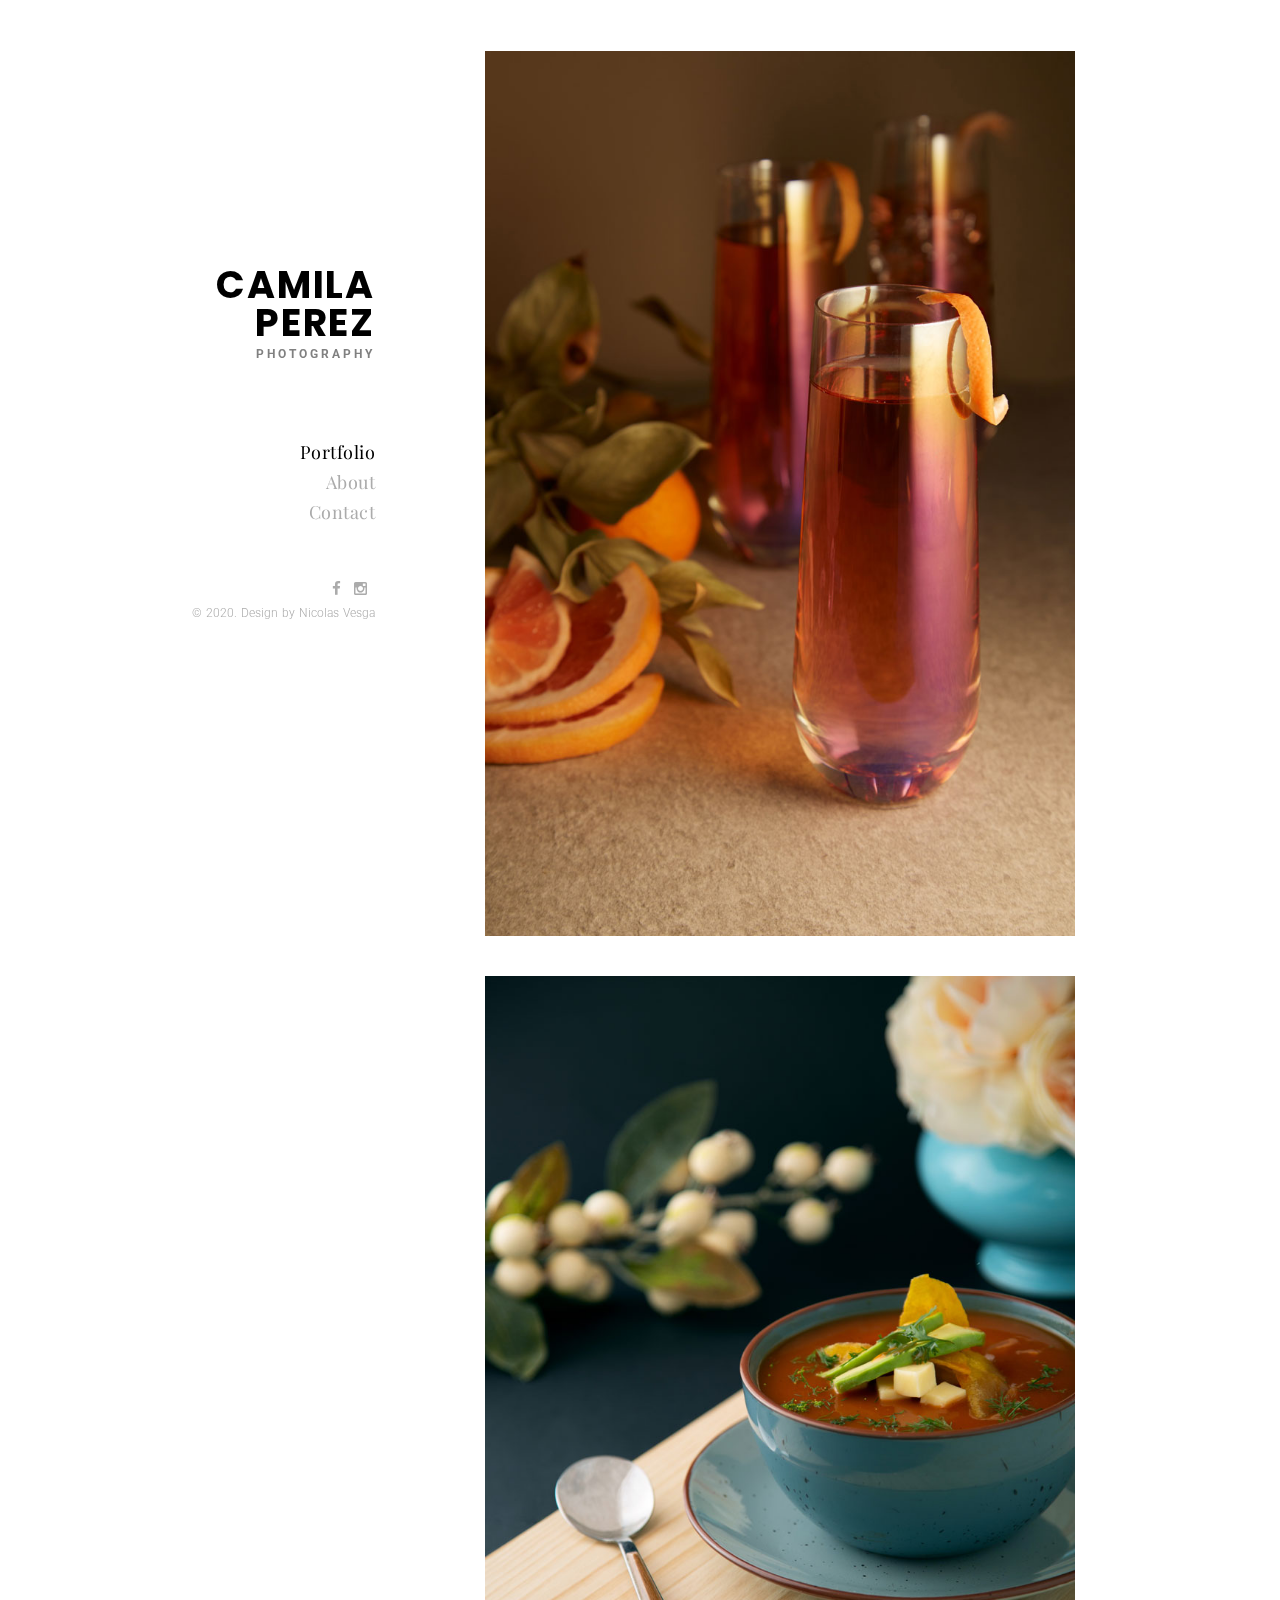
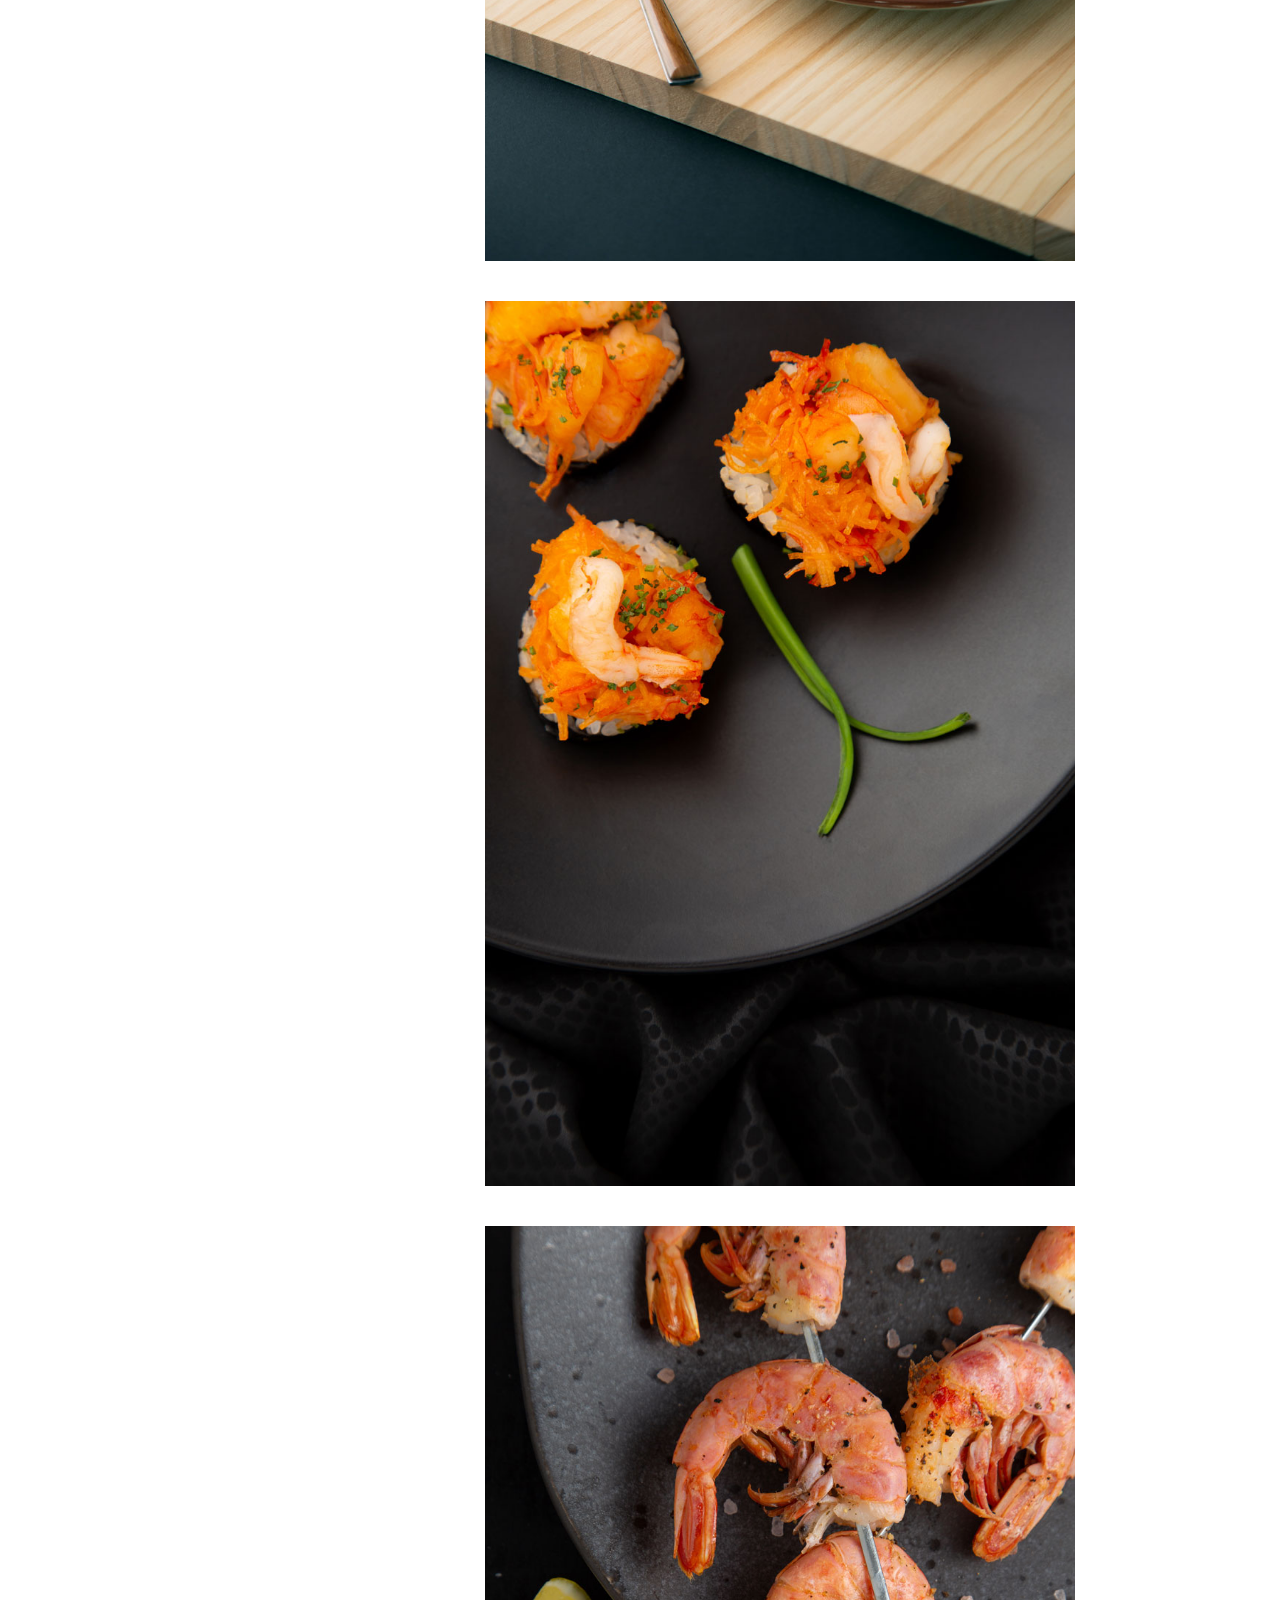
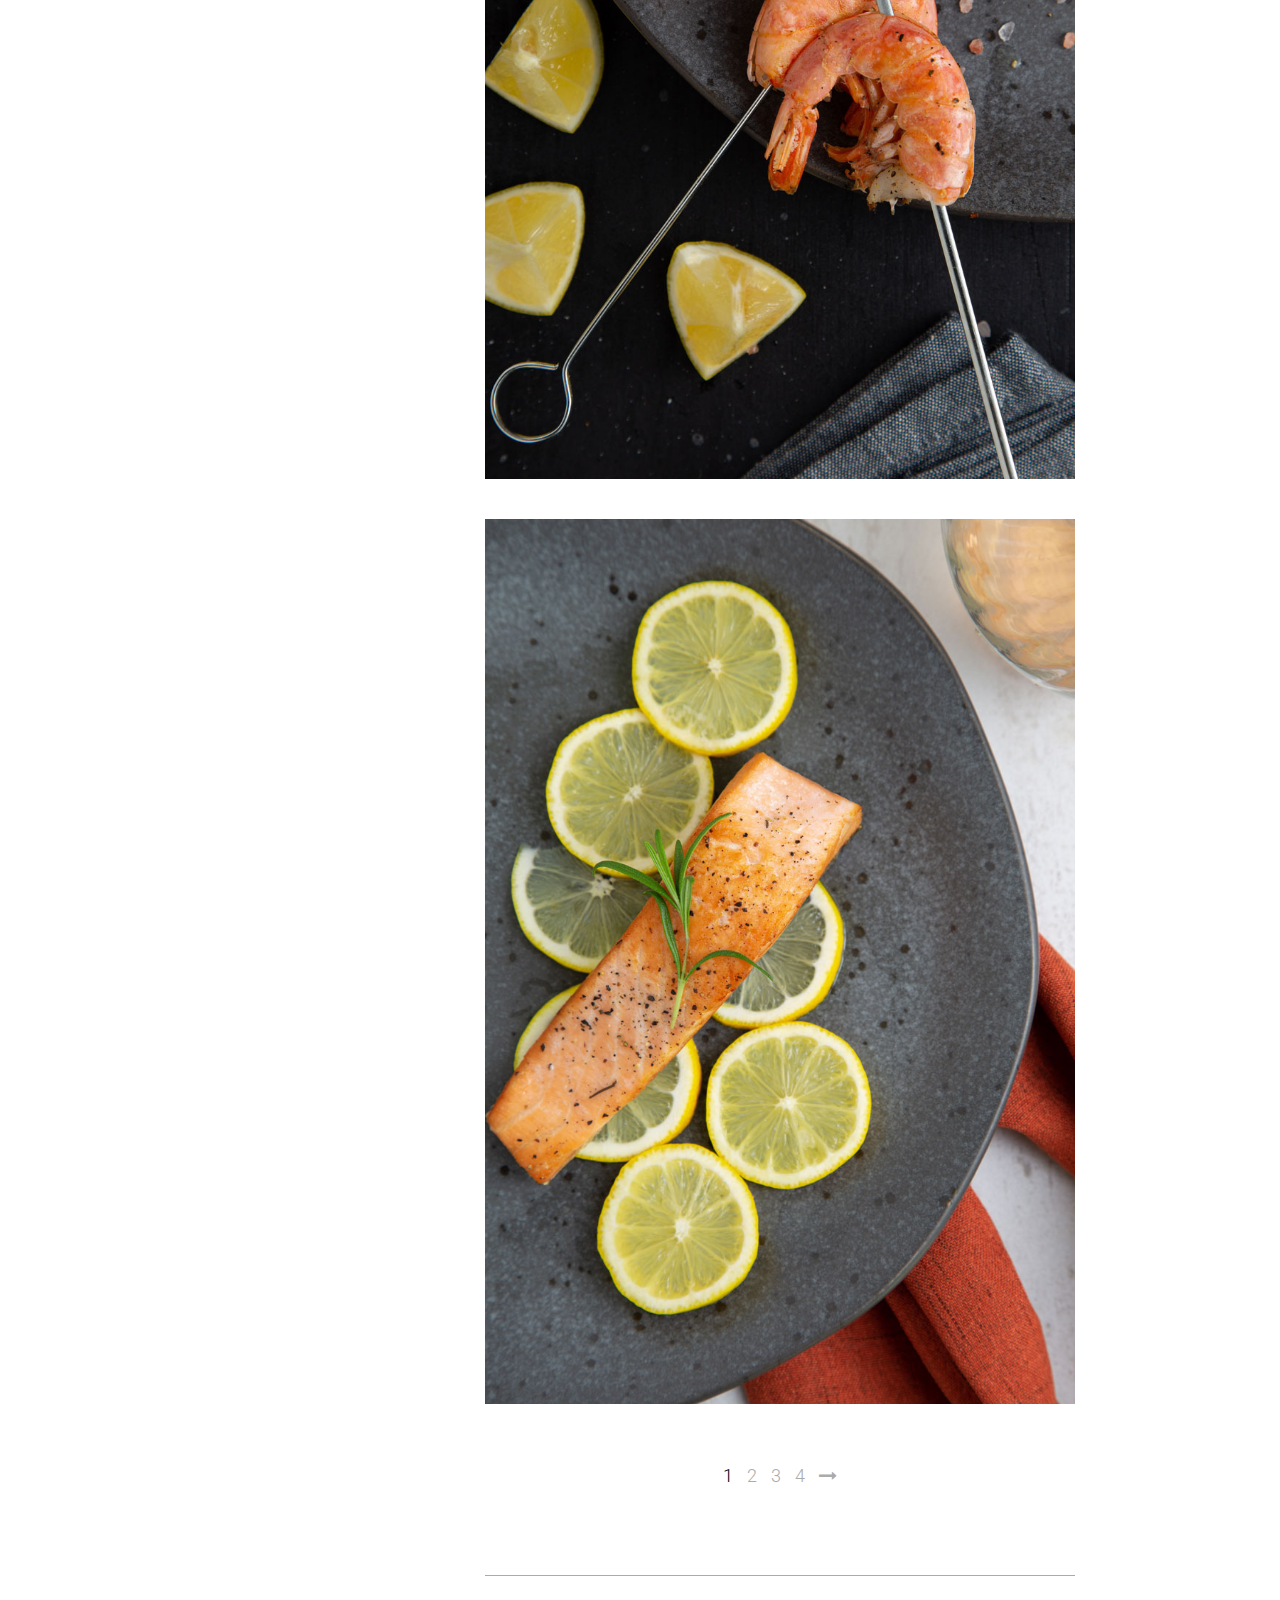
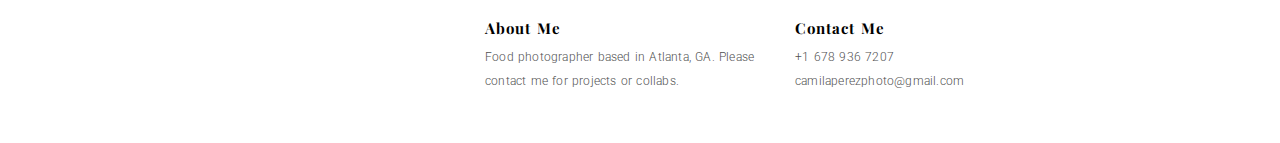
<file: index.html>
<!DOCTYPE html>
<html lang="en">

<head>
    
    <meta charset="UTF-8">
    
    <title>Camila Perez Photography</title>
    
    <meta name="description" content="Food photographer based in Atlanta, GA. Please contact me for projects or collabs.">
    
    <meta name="viewport" content="width=device-width, initial-scale=1">
    <meta name="format-detection" content="telephone=no">
    <meta name="apple-mobile-web-app-capable" content="yes">

    <link href="https://fonts.googleapis.com/css?family=Playfair+Display:400,700|Poppins:700|Roboto:300,700" rel="stylesheet">

    <link rel="stylesheet" type="text/css" href="css/libs/font-awesome.min.css">
    <link rel="stylesheet" type="text/css" href="css/libs/bootstrap.min.css">
    <link rel="stylesheet" type="text/css" href="css/libs/justifiedGallery.min.css">
    <link rel="stylesheet" type="text/css" href="css/libs/magnific-popup.css">
    <link rel="stylesheet" type="text/css" href="css/styles.css">

    <link rel="icon" type="image/x-icon" href="images/favicon.png" />
    
    <!-- Google Analytics -->
    <script async src="https://www.googletagmanager.com/gtag/js?id=UA-176732032-1"></script>
    <script>
        window.dataLayer = window.dataLayer || [];
        function gtag(){dataLayer.push(arguments);}
        gtag('js', new Date());

        gtag('config', 'UA-176732032-1');
    </script>

</head>

<body class="home">

	<!-- Wrapper Site -->
	<div id="main-content">

		<!-- Preload -->
		<div id="preload">
			<div class="kd-bounce">
				<div></div>
				<div></div>
			</div>
		</div>
		<!-- Preload -->

		<!-- Mobile Menu -->
		<div class="mobile">
			<div class="container">
				<!-- Mobile -->
				<div class="menu-mobile">
					<span class="item item-1"></span>
					<span class="item item-2"></span>
					<span class="item item-3"></span>
				</div>
				<!-- End Mobile -->

				<!-- Logo -->
				<div class="logo">
					<a href="index.html">Camila Perez</a>
                    <p class="subtitle">photography</p>
				</div>
				<!-- End Logo -->
			</div>
		</div>
		<div class="hide-menu"></div>
		<!-- End Mobile Menu -->

		<div class="container">
			<div class="row">

				<div class="col-md-3">
					<div class="header affix">
						<div class="table">
							<div class="table-cell">
								<!-- Logo -->
								<div class="logo">
									<a href="index.html">Camila Perez</a>
                                    <p class="subtitle">photography</p>
								</div>
								<!-- End Logo -->

								<!-- Navigation -->
								<div class="main-menu">
									<nav>
										<ul class="menu-list">
											<li class="active menu-item-has-children">
												<a href="index.html">Portfolio</a>
											</li>
                                            <li>
												<a href="about.html">About</a>
											</li>
											<li>
												<a href="contact.html">Contact</a>
											</li>
										</ul>
									</nav>
								</div>
								<!-- End Navigation -->

								<!-- Socials -->
								<div class="socials">
									<a href="https://www.facebook.com/camilaperezphoto/" target="_blank" title="Facebook">
										<i class="fa fa-facebook"></i>
									</a>
                                    <a href="https://www.instagram.com/camilaperezphoto/" target="_blank" title="Instagram">
										<i class="fa fa-instagram"></i>
									</a>
								</div>
								<div class="box-search">
									<div class="table">
										<div class="table-cell">
											<div class="container">
												<form class="search-form" action="#" method="get">
													<input type="search" name="s" class="search-field" placeholder="Type &amp; hit enter" value="" title="Search">
													<div class="kd-close">
													</div>
												</form>
											</div>
										</div>
									</div>
								</div>
								<!-- End Socials -->

								<div class="copyright">
									<p>
										 &copy; 2020. Design by Nicolas Vesga
									</p>
								</div>

							</div>
						</div>
					</div>
				</div>

				<div class="col-md-9 col-md-offset-3">
					<div class="projects">
                        
                        <div class="project-item">
                            
								<img src="images/grapefruit_rose.jpg" alt="Grapefruit rose">
                            
							<h2 class="title">
								<a>Grapefruit rose</a>
							</h2>
						</div>
                        
                        <div class="project-item">
                            
								<img src="images/soup.jpg" alt="Soup">
                            
							<h2 class="title">
								<a>Soup</a>
							</h2>
						</div>
                        
                        <div class="project-item">
                            
								<img src="images/dynamite_sushi.jpg" alt="Dynamite sushi">
                            
							<h2 class="title">
								<a>Dynamite sushi</a>
							</h2>
						</div>
                        
                        <div class="project-item">
                            
								<img src="images/shrimps.jpg" alt="Shrimps">
                            
							<h2 class="title">
								<a>Shrimps</a>
							</h2>
						</div>
                        
                        <div class="project-item">
                            
								<img src="images/salmon_overhead.jpg" alt="Salmon overhead">
                            
							<h2 class="title">
								<a>Salmon overhead</a>
							</h2>
						</div>
                        
						<!-- Pagination -->
						<div class="pagination-wrap">
							<ul>
                                <li>
									<span class="page-numbers current">1</span>
								</li>
								<li>
									<a class="page-numbers" href="portfolio-2.html">2</a>
								</li>
								<li>
									<a class="page-numbers" href="portfolio-3.html">3</a>
								</li>
                                <li>
									<a class="page-numbers" href="portfolio-4.html">4</a>
								</li>
								<li>
									<a class="next page-numbers" href="portfolio-2.html">
										<i class="fa fa-long-arrow-right"></i>
									</a>
								</li>
							</ul>

						</div>
						<!-- End Pagination -->
					</div>
				</div>
			</div>
		</div>
	</div>
	<!-- End Wrapper Site -->

	<!-- Footer -->
	<footer id="footer" class="footer">
		<div class="container">
			<div class="row">
				<div class="col-md-9 col-md-offset-3">
					<div class="footer-inner">
						<div class="row">
							<div class="col-sm-6">
								<h2 class="title">About Me</h2>
								<p>
									Food photographer based in Atlanta, GA. Please contact me for projects or collabs.
								</p>
							</div>
							<div class="col-sm-6">
								<h2 class="title">Contact Me</h2>
								<ul>
									<li>
										+1 678 936 7207
									</li>
									<li>
										camilaperezphoto@gmail.com
									</li>
								</ul>
							</div>
						</div>
					</div>
				</div>
			</div>
		</div>
	</footer>
	<!-- End Footer -->

	<!-- Scripts -->
	<script src="js/libs/jquery-1.12.4.min.js"></script>
	<script src="js/libs/jquery.justifiedGallery.min.js"></script>
	<script src="js/libs/jquery.magnific-popup.js"></script>
	<script src="js/scripts.js"></script>
	<!-- End Scripts -->

</body>
</html>
</file>
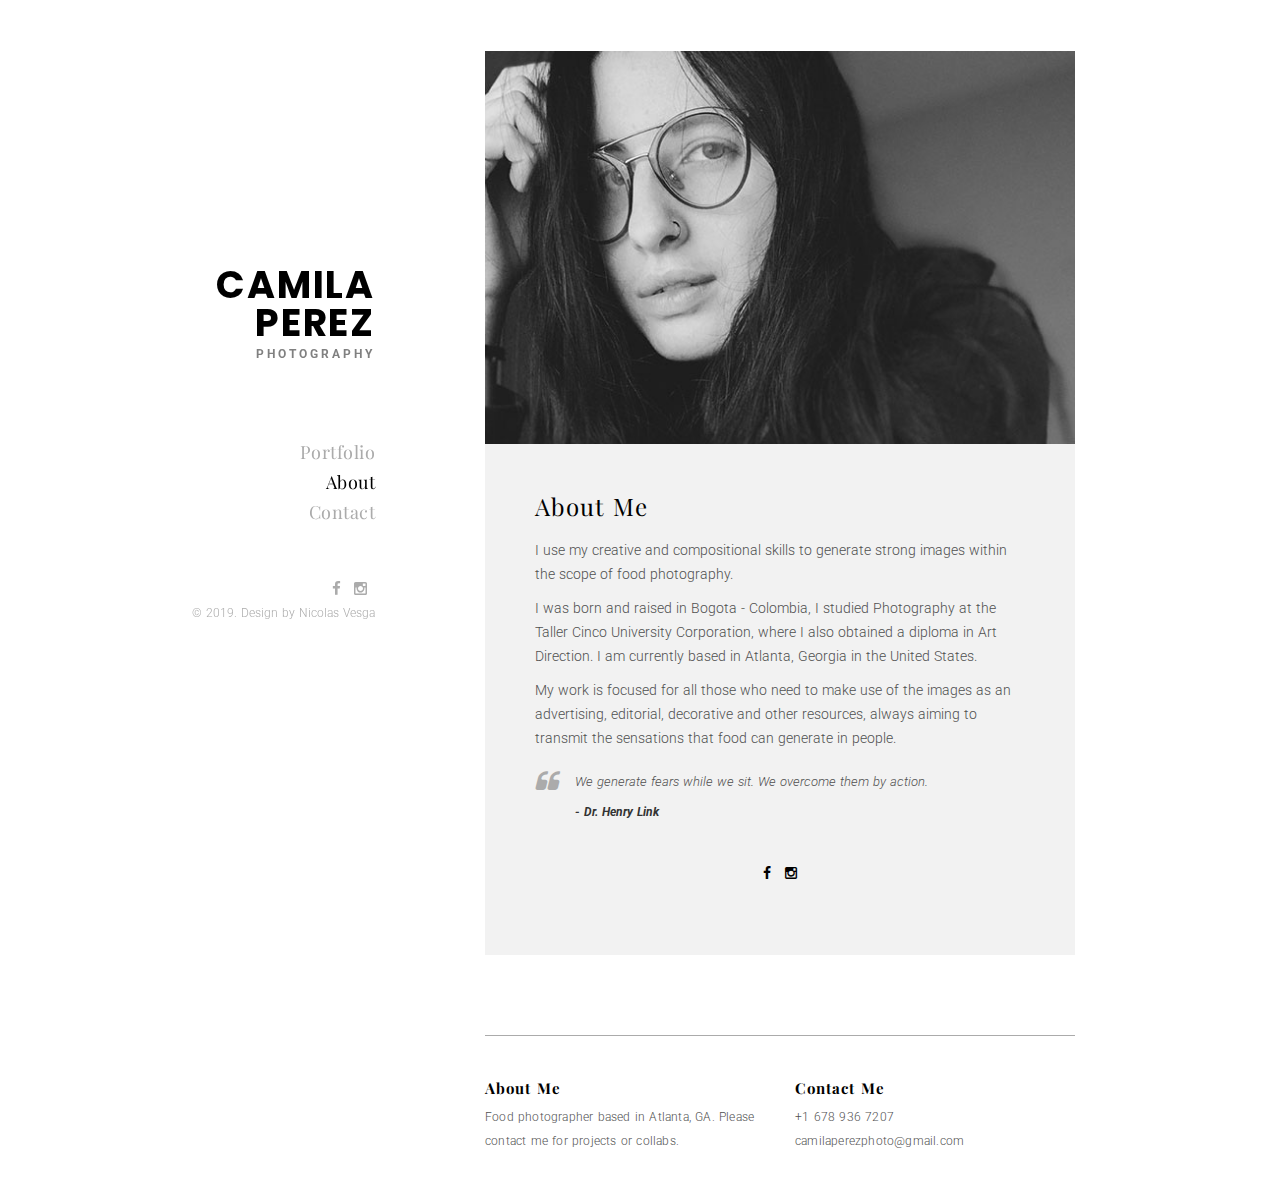
<file: about.html>
<!DOCTYPE html>
<html lang="en">

<head>
    
    <meta charset="UTF-8">
    
    <title>About | Camila Perez Photography</title>
    
    <meta name="description" content="Food photographer based in Atlanta, GA. Please contact me for projects or collabs.">
    
    <meta name="viewport" content="width=device-width, initial-scale=1">
    <meta name="format-detection" content="telephone=no">
    <meta name="apple-mobile-web-app-capable" content="yes">

    <link href="https://fonts.googleapis.com/css?family=Playfair+Display:400,700|Poppins:700|Roboto:300,700" rel="stylesheet">

    <link rel="stylesheet" type="text/css" href="css/libs/font-awesome.min.css">
    <link rel="stylesheet" type="text/css" href="css/libs/bootstrap.min.css">
    <link rel="stylesheet" type="text/css" href="css/libs/justifiedGallery.min.css">
    <link rel="stylesheet" type="text/css" href="css/libs/magnific-popup.css">
    <link rel="stylesheet" type="text/css" href="css/styles.css">

    <link rel="icon" type="image/x-icon" href="images/favicon.png" />
    
    <!-- Google Analytics -->
    <script async src="https://www.googletagmanager.com/gtag/js?id=UA-176732032-1"></script>
    <script>
        window.dataLayer = window.dataLayer || [];
        function gtag(){dataLayer.push(arguments);}
        gtag('js', new Date());

        gtag('config', 'UA-176732032-1');
    </script>

</head>

<body class="home">

	<!-- Wrapper Site -->
	<div id="main-content">

		<!-- Preload -->
		<div id="preload">
			<div class="kd-bounce">
				<div></div>
				<div></div>
			</div>
		</div>
		<!-- Preload -->

		<!-- Mobile Menu -->
		<div class="mobile">
			<div class="container">
				<!-- Mobile -->
				<div class="menu-mobile">
					<span class="item item-1"></span>
					<span class="item item-2"></span>
					<span class="item item-3"></span>
				</div>
				<!-- End Mobile -->

				<!-- Logo -->
				<div class="logo">
					<a href="index.html">Camila Perez</a>
                    <p class="subtitle">photography</p>
				</div>
				<!-- End Logo -->
			</div>
		</div>
		<div class="hide-menu"></div>
		<!-- End Mobile Menu -->

		<div class="container">
			<div class="row">

				<div class="col-md-3">
					<div class="header affix">
						<div class="table">
							<div class="table-cell">
								<!-- Logo -->
								<div class="logo">
									<a href="index.html">Camila Perez</a>
                                    <p class="subtitle">photography</p>
								</div>
								<!-- End Logo -->

								<!-- Navigation -->
								<div class="main-menu">
									<nav>
										<ul class="menu-list">
                                            <li>
												<a href="index.html">Portfolio</a>
											</li>
											<li class="active menu-item-has-children">
												<a href="about.html">About</a>
											</li>
											<li>
												<a href="contact.html">Contact</a>
											</li>
										</ul>
									</nav>
								</div>
								<!-- End Navigation -->

								<!-- Socials -->
								<div class="socials">
									<a href="https://www.facebook.com/camilaperezphoto/" target="_blank" title="Facebook">
										<i class="fa fa-facebook"></i>
									</a>
                                    <a href="https://www.instagram.com/camilaperezphoto/" target="_blank" title="Instagram">
										<i class="fa fa-instagram"></i>
									</a>
								</div>
								<div class="box-search">
									<div class="table">
										<div class="table-cell">
											<div class="container">
												<form class="search-form" action="#" method="get">
													<input type="search" name="s" class="search-field" placeholder="Type &amp; hit enter" value="" title="Search">
													<div class="kd-close">
													</div>
												</form>
											</div>
										</div>
									</div>
								</div>
								<!-- End Socials -->

								<div class="copyright">
									<p>
										 &copy; 2019. Design by Nicolas Vesga
									</p>
								</div>

							</div>
						</div>
					</div>
				</div>

				<div class="col-md-9 col-md-offset-3">
					<div class="projects">

						<article class="post">
							<div class="post-media">
								<a>
									<img src="images/about.jpg" alt="About">
								</a>
							</div>
							<div class="post-content">
								<h2 class="title">About Me</h2>

								<!-- The Content -->
								<div class="the-content">
									<p>I use my creative and compositional skills to generate strong images within the scope of food photography.</p>
									<p>I was born and raised in Bogota - Colombia, I studied Photography at the Taller Cinco University Corporation, where I also obtained a diploma in Art Direction. I am currently based in Atlanta, Georgia in the United States.</p>
									<p>My work is focused for all those who need to make use of the images as an advertising, editorial, decorative and other resources, always aiming to transmit the sensations that food can generate in people.</p>
									<blockquote>
										<p>We generate fears while we sit. We overcome them by action.</p>
										<footer>Dr. Henry Link</footer>
									</blockquote>
									<div class="post-footer">
										<div class="post-share-wrap">
											<div class="post-share">
												<a href="https://www.facebook.com/camilaperezphoto/" target="_blank">
													<i class="fa fa-facebook"></i>
												</a>
												<a href="https://www.instagram.com/camilaperezphoto/" target="_blank">
													<i class="fa fa-instagram"></i>
												</a>
											</div>
										</div>
									</div>
								</div>
								<!-- End The Content -->

							</div>

						</article>

					</div>
				</div>
			</div>
		</div>
	</div>
	<!-- End Wrapper Site -->

	<!-- Footer -->
	<footer id="footer" class="footer">
		<div class="container">
			<div class="row">
				<div class="col-md-9 col-md-offset-3">
					<div class="footer-inner">
						<div class="row">
							<div class="col-sm-6">
								<h2 class="title">About Me</h2>
								<p>
									Food photographer based in Atlanta, GA. Please contact me for projects or collabs.
								</p>
							</div>
							<div class="col-sm-6">
								<h2 class="title">Contact Me</h2>
								<ul>
									<li>
										+1 678 936 7207
									</li>
									<li>
										camilaperezphoto@gmail.com
									</li>
								</ul>
							</div>
						</div>
					</div>
				</div>
			</div>
		</div>
	</footer>
	<!-- End Footer -->

	<!-- Scripts -->
	<script src="js/libs/jquery-1.12.4.min.js"></script>
	<script src="js/libs/jquery.justifiedGallery.min.js"></script>
	<script src="js/libs/jquery.magnific-popup.js"></script>
	<script src="js/scripts.js"></script>
	<!-- End Scripts -->

</body>
</html>
</file>
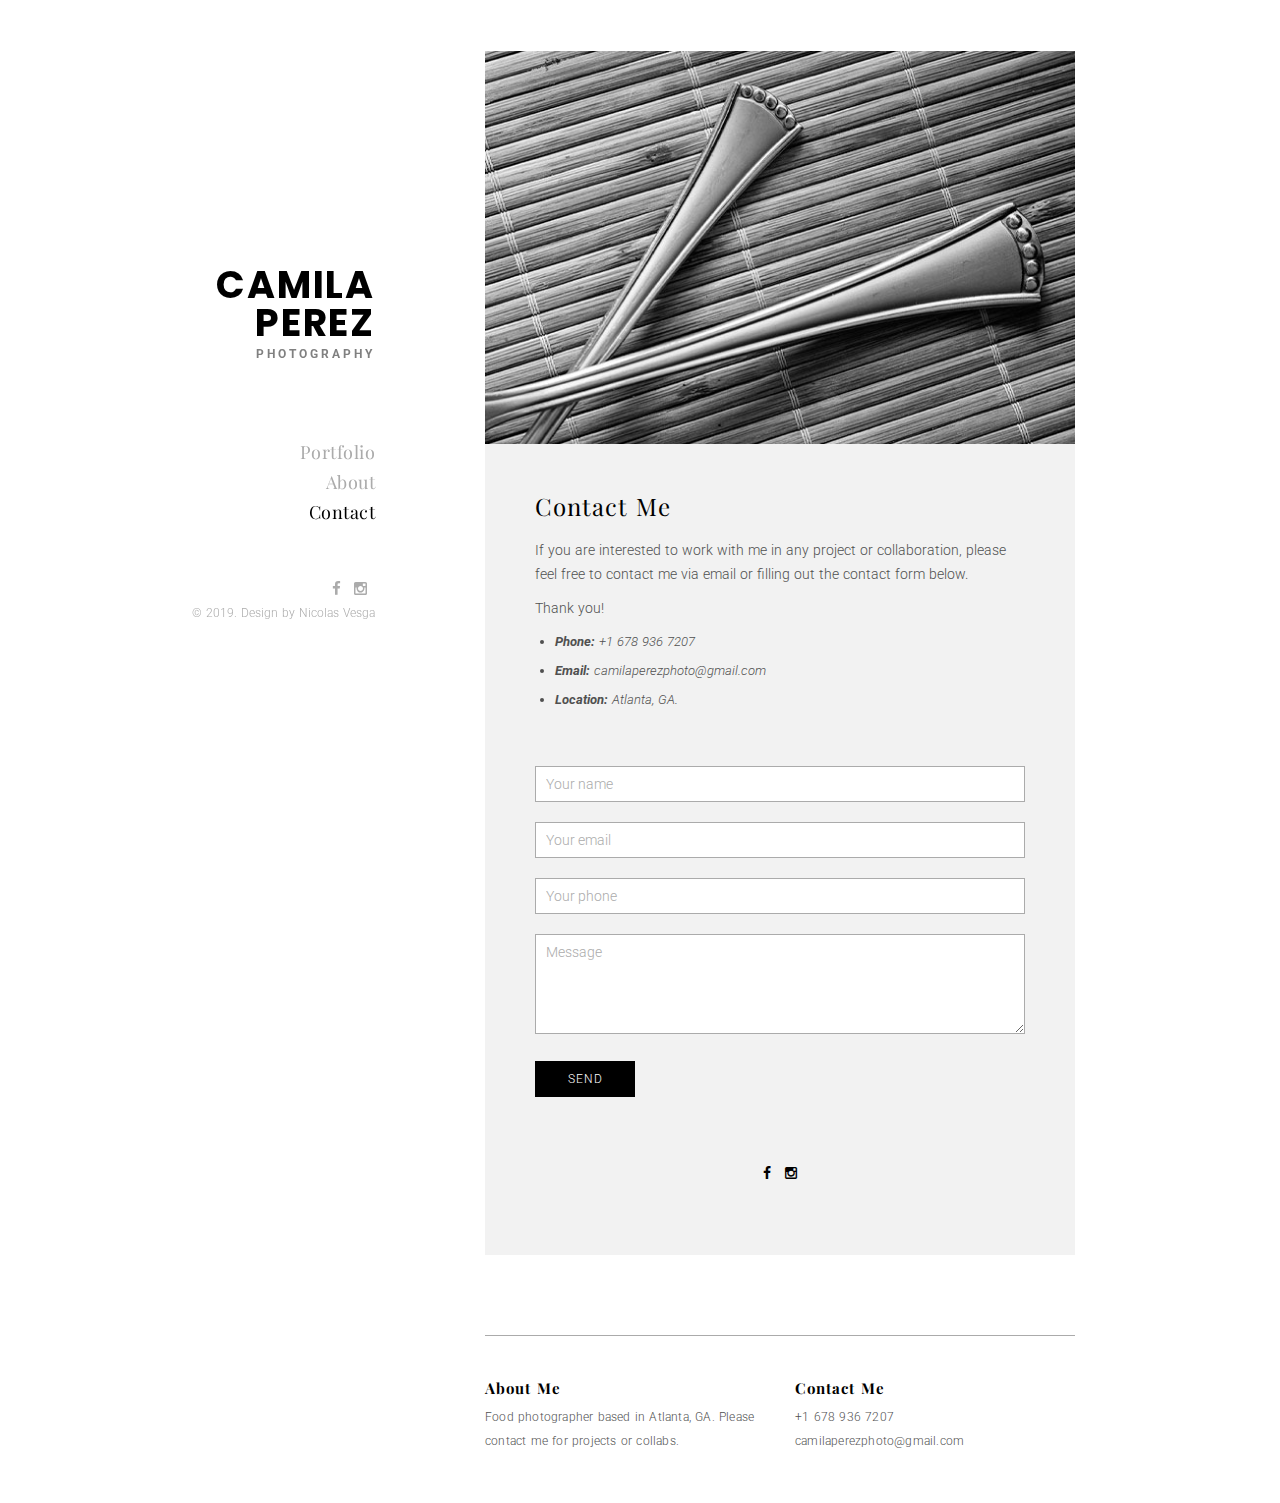
<file: contact.html>
<!DOCTYPE html>
<html lang="en">

<head>
    
    <meta charset="UTF-8">
    
    <title>Contact | Camila Perez Photography</title>
    
    <meta name="description" content="Food photographer based in Atlanta, GA. Please contact me for projects or collabs.">
    
    <meta name="viewport" content="width=device-width, initial-scale=1">
    <meta name="format-detection" content="telephone=no">
    <meta name="apple-mobile-web-app-capable" content="yes">

    <link href="https://fonts.googleapis.com/css?family=Playfair+Display:400,700|Poppins:700|Roboto:300,700" rel="stylesheet">

    <link rel="stylesheet" type="text/css" href="css/libs/font-awesome.min.css">
    <link rel="stylesheet" type="text/css" href="css/libs/bootstrap.min.css">
    <link rel="stylesheet" type="text/css" href="css/libs/justifiedGallery.min.css">
    <link rel="stylesheet" type="text/css" href="css/libs/magnific-popup.css">
    <link rel="stylesheet" type="text/css" href="css/styles.css">

    <link rel="icon" type="image/x-icon" href="images/favicon.png" />
    
    <!-- Google Analytics -->
    <script async src="https://www.googletagmanager.com/gtag/js?id=UA-176732032-1"></script>
    <script>
        window.dataLayer = window.dataLayer || [];
        function gtag(){dataLayer.push(arguments);}
        gtag('js', new Date());

        gtag('config', 'UA-176732032-1');
    </script>

</head>

<body class="home">

	<!-- Wrapper Site -->
	<div id="main-content">

		<!-- Preload -->
		<div id="preload">
			<div class="kd-bounce">
				<div></div>
				<div></div>
			</div>
		</div>
		<!-- Preload -->

		<!-- Mobile Menu -->
		<div class="mobile">
			<div class="container">
				<!-- Mobile -->
				<div class="menu-mobile">
					<span class="item item-1"></span>
					<span class="item item-2"></span>
					<span class="item item-3"></span>
				</div>
				<!-- End Mobile -->

				<!-- Logo -->
				<div class="logo">
					<a href="index.html">Camila Perez</a>
                    <p class="subtitle">photography</p>
				</div>
				<!-- End Logo -->
			</div>
		</div>
		<div class="hide-menu"></div>
		<!-- End Mobile Menu -->

		<div class="container">
			<div class="row">

				<div class="col-md-3">
					<div class="header affix">
						<div class="table">
							<div class="table-cell">
								<!-- Logo -->
								<div class="logo">
									<a href="index.html">Camila Perez</a>
                                    <p class="subtitle">photography</p>
								</div>
								<!-- End Logo -->

								<!-- Navigation -->
								<div class="main-menu">
									<nav>
										<ul class="menu-list">
											<li>
												<a href="index.html">Portfolio</a>
											</li>
                                            <li>
												<a href="about.html">About</a>
											</li>
											<li class="active menu-item-has-children">
												<a href="contact.html">Contact</a>
											</li>
										</ul>
									</nav>
								</div>
								<!-- End Navigation -->

								<!-- Socials -->
								<div class="socials">
									<a href="https://www.facebook.com/camilaperezphoto/" target="_blank" title="Facebook">
										<i class="fa fa-facebook"></i>
									</a>
                                    <a href="https://www.instagram.com/camilaperezphoto/" target="_blank" title="Instagram">
										<i class="fa fa-instagram"></i>
									</a>
								</div>
								<div class="box-search">
									<div class="table">
										<div class="table-cell">
											<div class="container">
												<form class="search-form" action="#" method="get">
													<input type="search" name="s" class="search-field" placeholder="Type &amp; hit enter" value="" title="Search">
													<div class="kd-close">
													</div>
												</form>
											</div>
										</div>
									</div>
								</div>
								<!-- End Socials -->

								<div class="copyright">
									<p>
										 &copy; 2019. Design by Nicolas Vesga
									</p>
								</div>

							</div>
						</div>
					</div>
				</div>

				<div class="col-md-9 col-md-offset-3">
					<div class="projects">

						<article class="post">
							<div class="post-media">
								<a>
									<img src="images/contact.jpg" alt="Contact">
								</a>
							</div>
							<div class="post-content">
								<h2 class="title">Contact Me</h2>

								<!-- The Content -->
								<div class="the-content">
									<p>
										If you are interested to work with me in any project or collaboration, please feel free to contact me via email or filling out the contact form below. 
									</p>
                                    <p>
                                        Thank you!
                                    </p>
									<ul>
										<li>
											<strong>Phone:</strong> +1 678 936 7207
										</li>
										<li>
											<strong>Email:</strong> camilaperezphoto@gmail.com
										</li>
										<li>
											<strong>Location:</strong> Atlanta, GA.
										</li>
									</ul>
									<p>&nbsp;</p>

									<form action="https://formspree.io/camilaperezphoto@gmail.com" method="POST" class="comment-form contact">
										<div class="contact-item form-name">
											<input name="Name" value="" type="text" placeholder="Your name">
										</div>
										<div class="contact-item form-email">
											<input name="Email" value="" type="text" placeholder="Your email">
										</div>
										<div class="contact-item form-url">
											<input id="url" name="Phone" value="" type="text" placeholder="Your phone">
										</div>
										<div class="contact-item field-full form-message">
											<textarea name="Message" placeholder="Message"></textarea>
										</div>
										<div class="contact-item form-submit">
											<input name="submit" type="submit" id="submit" class="submit" value="Send">
										</div>
									</form>
									<p>&nbsp;</p>

									<div class="post-footer">

										<div class="post-share-wrap">
											<div class="post-share">
												<a href="https://www.facebook.com/camilaperezphoto/" target="_blank">
													<i class="fa fa-facebook"></i>
												</a>
												<a href="https://www.instagram.com/camilaperezphoto/" target="_blank">
													<i class="fa fa-instagram"></i>
												</a>
											</div>
										</div>
									</div>
								</div>
								<!-- End The Content -->

							</div>

						</article>

					</div>
				</div>
			</div>
		</div>
	</div>
	<!-- End Wrapper Site -->

	<!-- Footer -->
	<footer id="footer" class="footer">
		<div class="container">
			<div class="row">
				<div class="col-md-9 col-md-offset-3">
					<div class="footer-inner">
						<div class="row">
							<div class="col-sm-6">
								<h2 class="title">About Me</h2>
								<p>
									Food photographer based in Atlanta, GA. Please contact me for projects or collabs.
								</p>
							</div>
							<div class="col-sm-6">
								<h2 class="title">Contact Me</h2>
								<ul>
									<li>
										+1 678 936 7207
									</li>
									<li>
										camilaperezphoto@gmail.com
									</li>
								</ul>
							</div>
						</div>
					</div>
				</div>
			</div>
		</div>
	</footer>
	<!-- End Footer -->

	<!-- Scripts -->
	<script src="js/libs/jquery-1.12.4.min.js"></script>
	<script src="js/libs/jquery.justifiedGallery.min.js"></script>
	<script src="js/libs/jquery.magnific-popup.js"></script>
	<script src="js/scripts.js"></script>
	<!-- End Scripts -->

</body>
</html>
</file>
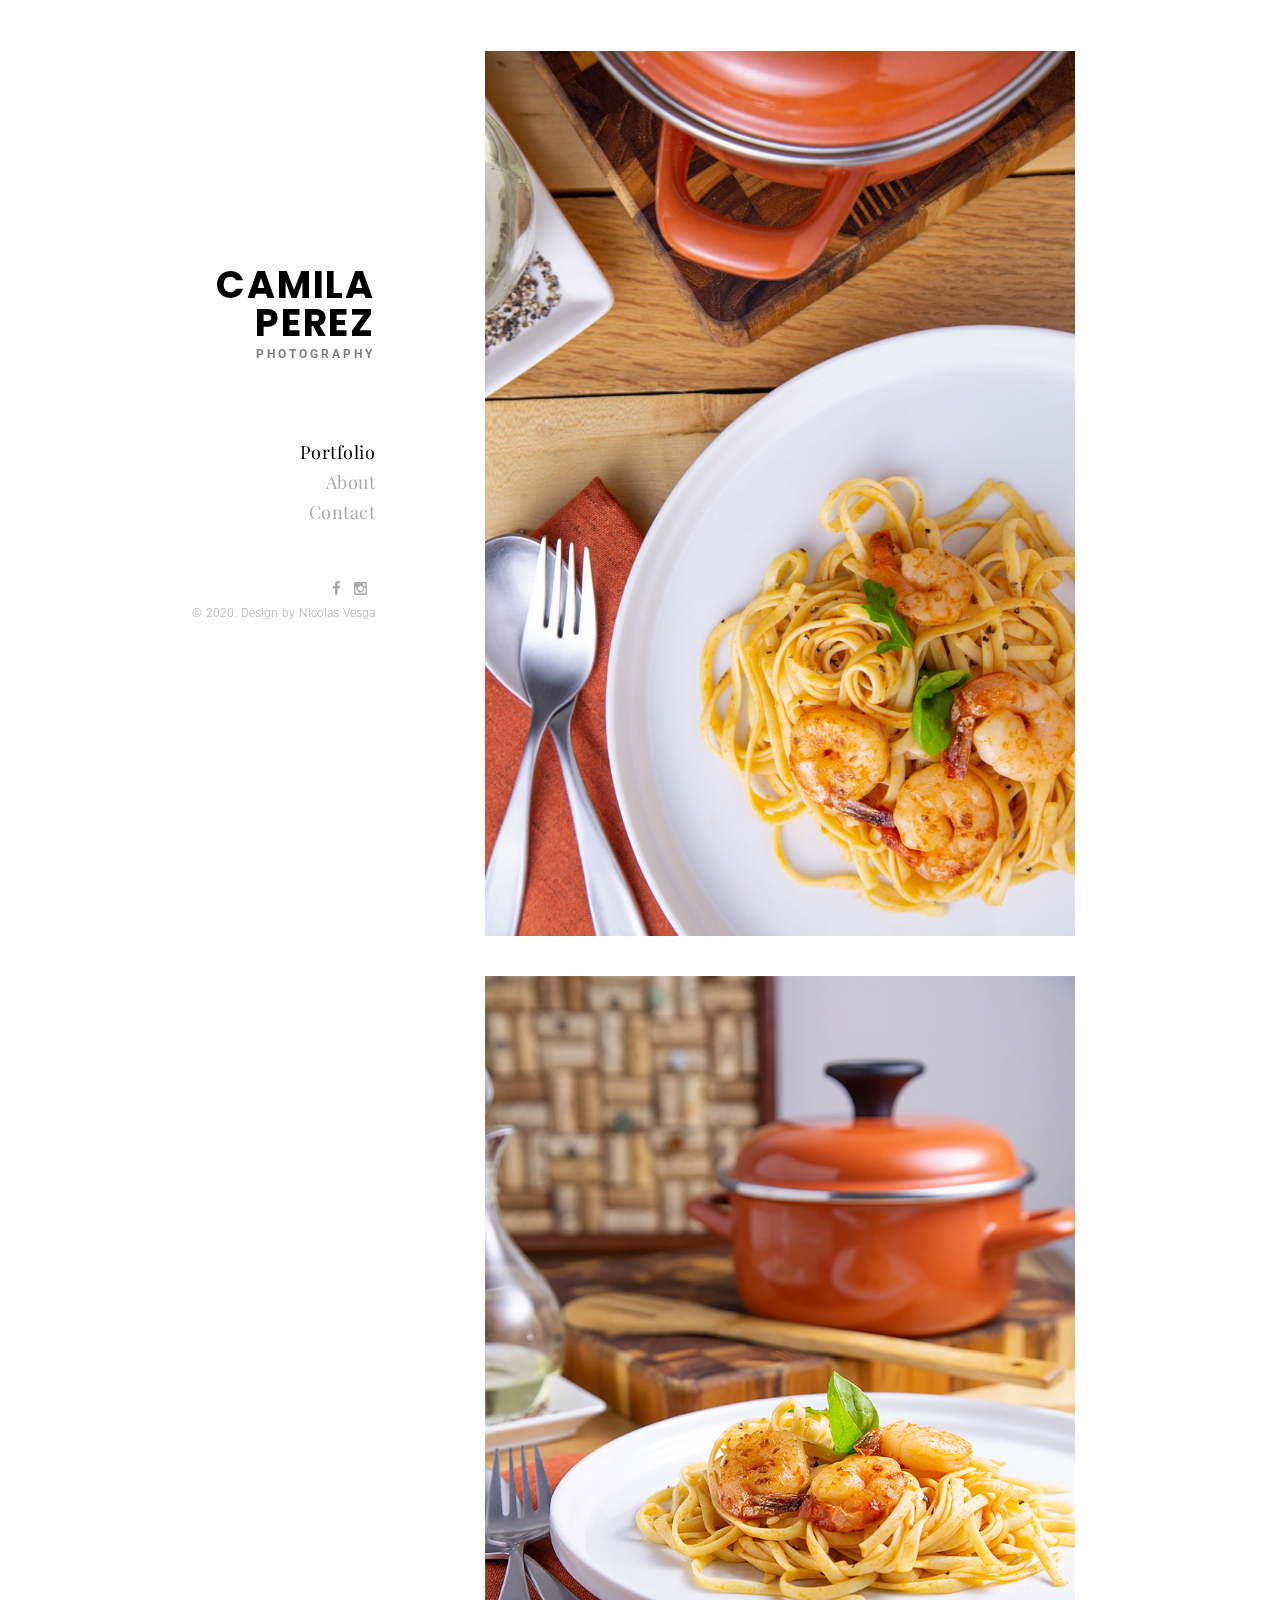
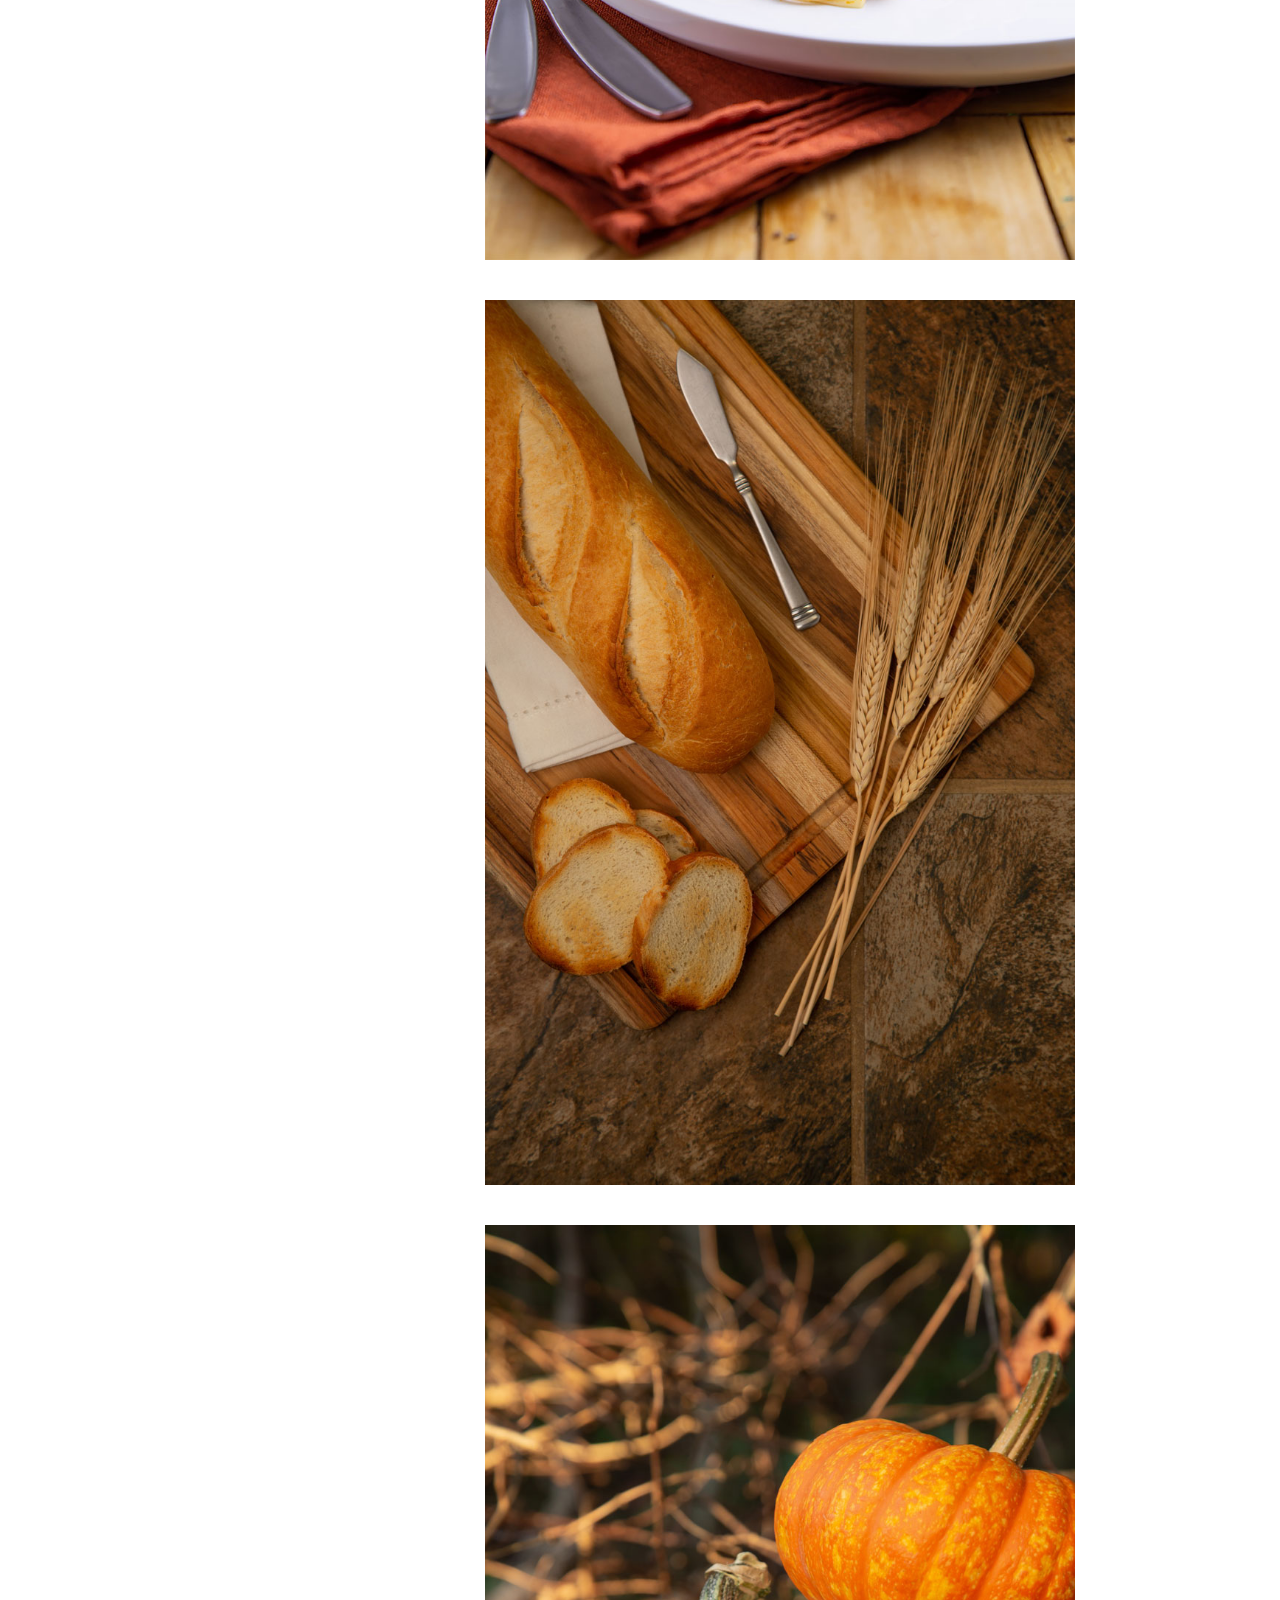
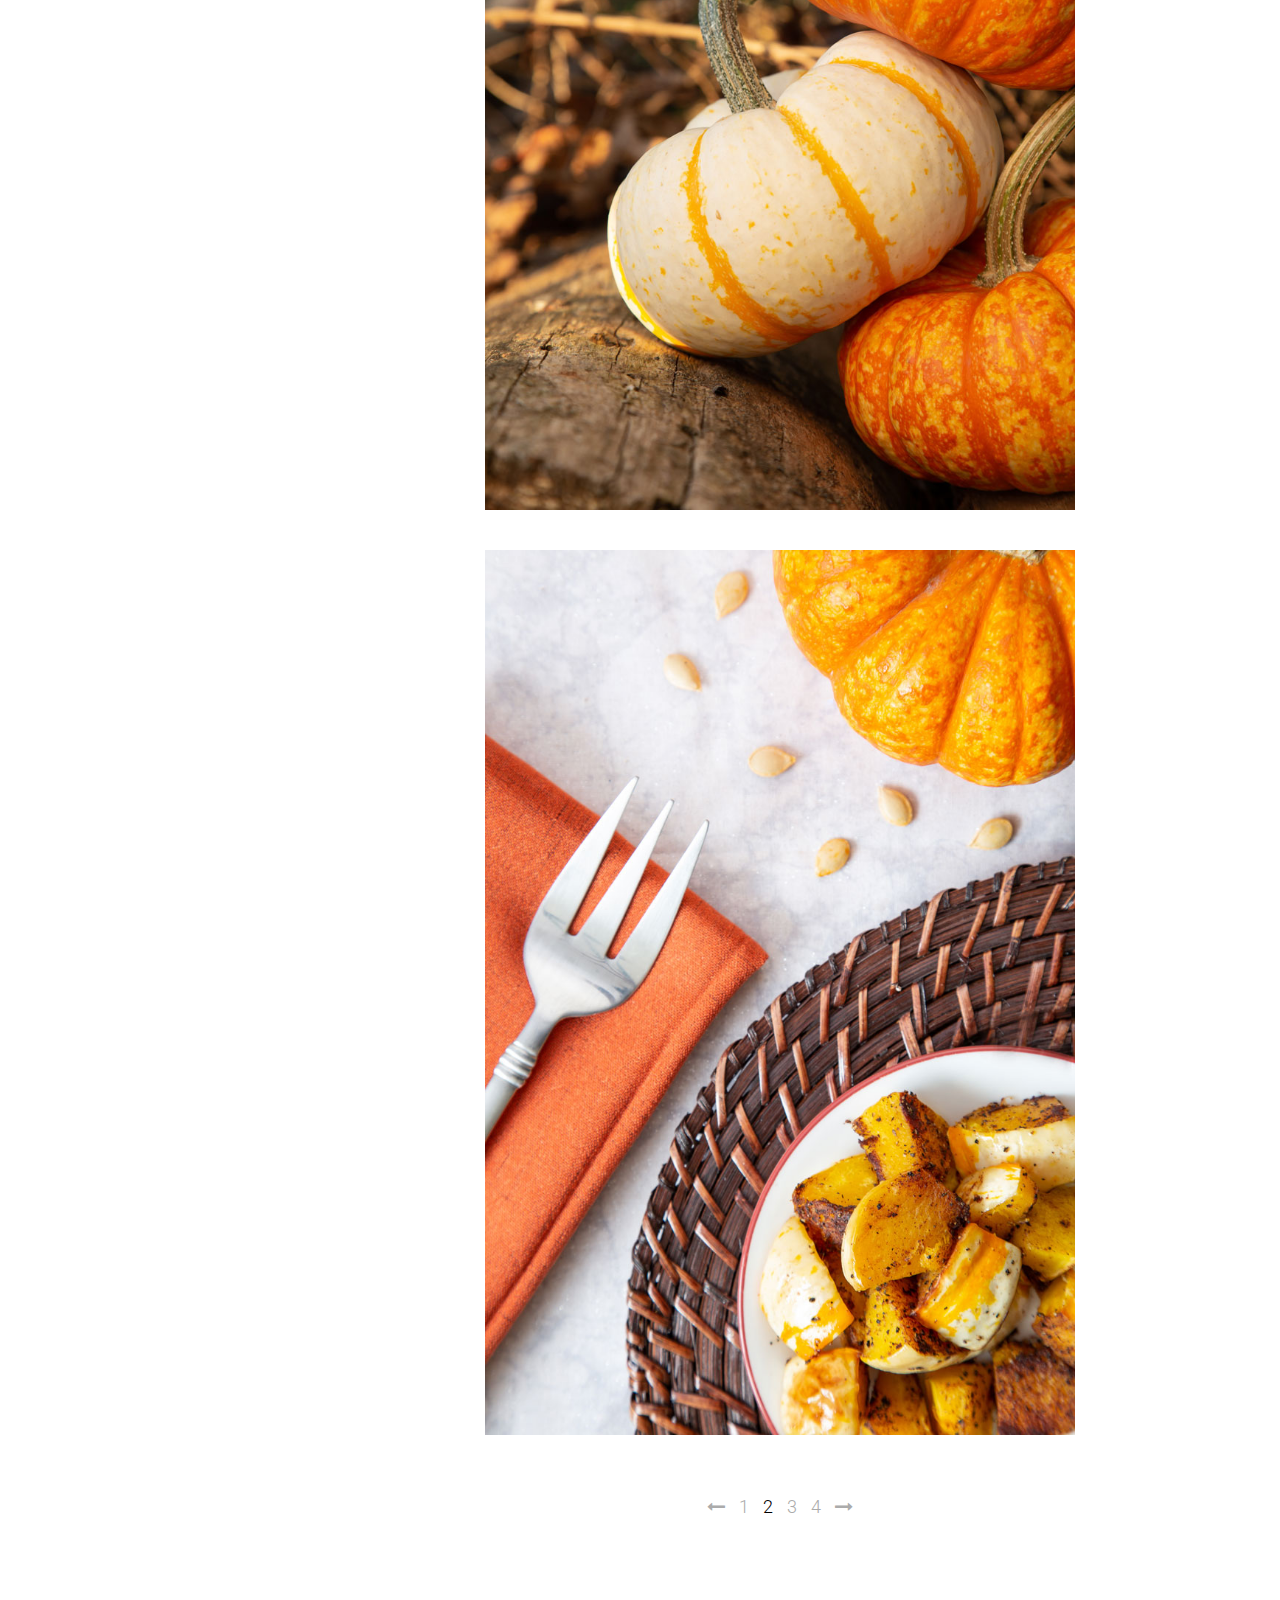
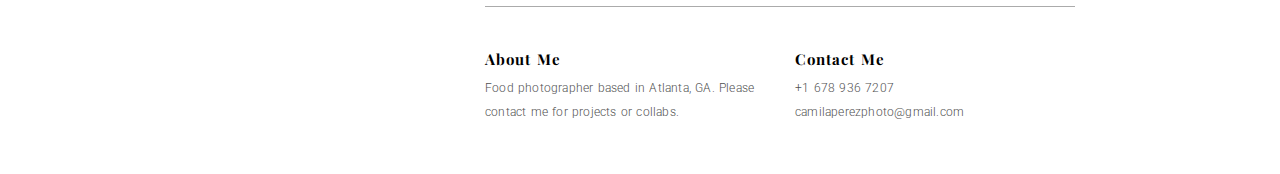
<file: portfolio-2.html>
<!DOCTYPE html>
<html lang="en">

<head>
    
    <meta charset="UTF-8">
    
    <title>Camila Perez Photography</title>
    
    <meta name="description" content="Food photographer based in Atlanta, GA. Please contact me for projects or collabs.">
    
    <meta name="viewport" content="width=device-width, initial-scale=1">
    <meta name="format-detection" content="telephone=no">
    <meta name="apple-mobile-web-app-capable" content="yes">

    <link href="https://fonts.googleapis.com/css?family=Playfair+Display:400,700|Poppins:700|Roboto:300,700" rel="stylesheet">

    <link rel="stylesheet" type="text/css" href="css/libs/font-awesome.min.css">
    <link rel="stylesheet" type="text/css" href="css/libs/bootstrap.min.css">
    <link rel="stylesheet" type="text/css" href="css/libs/justifiedGallery.min.css">
    <link rel="stylesheet" type="text/css" href="css/libs/magnific-popup.css">
    <link rel="stylesheet" type="text/css" href="css/styles.css">

    <link rel="icon" type="image/x-icon" href="images/favicon.png" />
    
    <!-- Google Analytics -->
    <script async src="https://www.googletagmanager.com/gtag/js?id=UA-176732032-1"></script>
    <script>
        window.dataLayer = window.dataLayer || [];
        function gtag(){dataLayer.push(arguments);}
        gtag('js', new Date());

        gtag('config', 'UA-176732032-1');
    </script>

</head>

<body class="home">

	<!-- Wrapper Site -->
	<div id="main-content">

		<!-- Preload -->
		<div id="preload">
			<div class="kd-bounce">
				<div></div>
				<div></div>
			</div>
		</div>
		<!-- Preload -->

		<!-- Mobile Menu -->
		<div class="mobile">
			<div class="container">
				<!-- Mobile -->
				<div class="menu-mobile">
					<span class="item item-1"></span>
					<span class="item item-2"></span>
					<span class="item item-3"></span>
				</div>
				<!-- End Mobile -->

				<!-- Logo -->
				<div class="logo">
					<a href="index.html">Camila Perez</a>
                    <p class="subtitle">photography</p>
				</div>
				<!-- End Logo -->
			</div>
		</div>
		<div class="hide-menu"></div>
		<!-- End Mobile Menu -->

		<div class="container">
			<div class="row">

				<div class="col-md-3">
					<div class="header affix">
						<div class="table">
							<div class="table-cell">
								<!-- Logo -->
								<div class="logo">
									<a href="index.html">Camila Perez</a>
                                    <p class="subtitle">photography</p>
								</div>
								<!-- End Logo -->

								<!-- Navigation -->
								<div class="main-menu">
									<nav>
										<ul class="menu-list">
											<li class="active menu-item-has-children">
												<a href="index.html">Portfolio</a>
											</li>
                                            <li>
												<a href="about.html">About</a>
											</li>
											<li>
												<a href="contact.html">Contact</a>
											</li>
										</ul>
									</nav>
								</div>
								<!-- End Navigation -->

								<!-- Socials -->
								<div class="socials">
									<a href="https://www.facebook.com/camilaperezphoto/" target="_blank" title="Facebook">
										<i class="fa fa-facebook"></i>
									</a>
                                    <a href="https://www.instagram.com/camilaperezphoto/" target="_blank" title="Instagram">
										<i class="fa fa-instagram"></i>
									</a>
								</div>
								<div class="box-search">
									<div class="table">
										<div class="table-cell">
											<div class="container">
												<form class="search-form" action="#" method="get">
													<input type="search" name="s" class="search-field" placeholder="Type &amp; hit enter" value="" title="Search">
													<div class="kd-close">
													</div>
												</form>
											</div>
										</div>
									</div>
								</div>
								<!-- End Socials -->

								<div class="copyright">
									<p>
										 &copy; 2020. Design by Nicolas Vesga
									</p>
								</div>

							</div>
						</div>
					</div>
				</div>

				<div class="col-md-9 col-md-offset-3">
					<div class="projects">
                        
                        <div class="project-item">
                            
								<img src="images/pasta_overhead.jpg" alt="Pasta overhead">
                            
							<h2 class="title">
								<a>Pasta overhead</a>
							</h2>
						</div>
                        
                        <div class="project-item">
                            
								<img src="images/pasta.jpg" alt="Pasta">
							
                            <h2 class="title">
								<a>Pasta</a>
							</h2>
						</div>
                        
                        <div class="project-item">
                            
								<img src="images/bread.jpg" alt="Bread">
							
                            <h2 class="title">
								<a>Bread</a>
							</h2>
						</div>
                        
                        <div class="project-item">
                            
								<img src="images/pumpkin.jpg" alt="Pumpkin">
                            
							<h2 class="title">
								<a>Pumpkin</a>
							</h2>
						</div>
                        
                        <div class="project-item">
                            
								<img src="images/pumpkin_cooked.jpg" alt="Pumpkin cooked">
                            
							<h2 class="title">
								<a>Pumpkin cooked</a>
							</h2>
						</div>

						<!-- Pagination -->
						<div class="pagination-wrap">
							<ul>
								<li>
									<a class="prev page-numbers" href="index.html">
										<i class="fa fa-long-arrow-left"></i>
									</a>
								</li>
                                <li>
									<a class="page-numbers" href="index.html">1</a>
								</li>
                                <li>
									<span class="page-numbers current">2</span>
								</li>
								<li>
									<a class="page-numbers" href="portfolio-3.html">3</a>
								</li>
                                <li>
									<a class="page-numbers" href="portfolio-4.html">4</a>
								</li>
								<li>
									<a class="next page-numbers" href="portfolio-3.html">
										<i class="fa fa-long-arrow-right"></i>
									</a>
								</li>
							</ul>

						</div>
						<!-- End Pagination -->
					</div>
				</div>
			</div>
		</div>
	</div>
	<!-- End Wrapper Site -->

	<!-- Footer -->
	<footer id="footer" class="footer">
		<div class="container">
			<div class="row">
				<div class="col-md-9 col-md-offset-3">
					<div class="footer-inner">
						<div class="row">
							<div class="col-sm-6">
								<h2 class="title">About Me</h2>
								<p>
									Food photographer based in Atlanta, GA. Please contact me for projects or collabs.
								</p>
							</div>
							<div class="col-sm-6">
								<h2 class="title">Contact Me</h2>
								<ul>
									<li>
										+1 678 936 7207
									</li>
									<li>
										camilaperezphoto@gmail.com
									</li>
								</ul>
							</div>
						</div>
					</div>
				</div>
			</div>
		</div>
	</footer>
	<!-- End Footer -->

	<!-- Scripts -->
	<script src="js/libs/jquery-1.12.4.min.js"></script>
	<script src="js/libs/jquery.justifiedGallery.min.js"></script>
	<script src="js/libs/jquery.magnific-popup.js"></script>
	<script src="js/scripts.js"></script>
	<!-- End Scripts -->

</body>
</html>
</file>
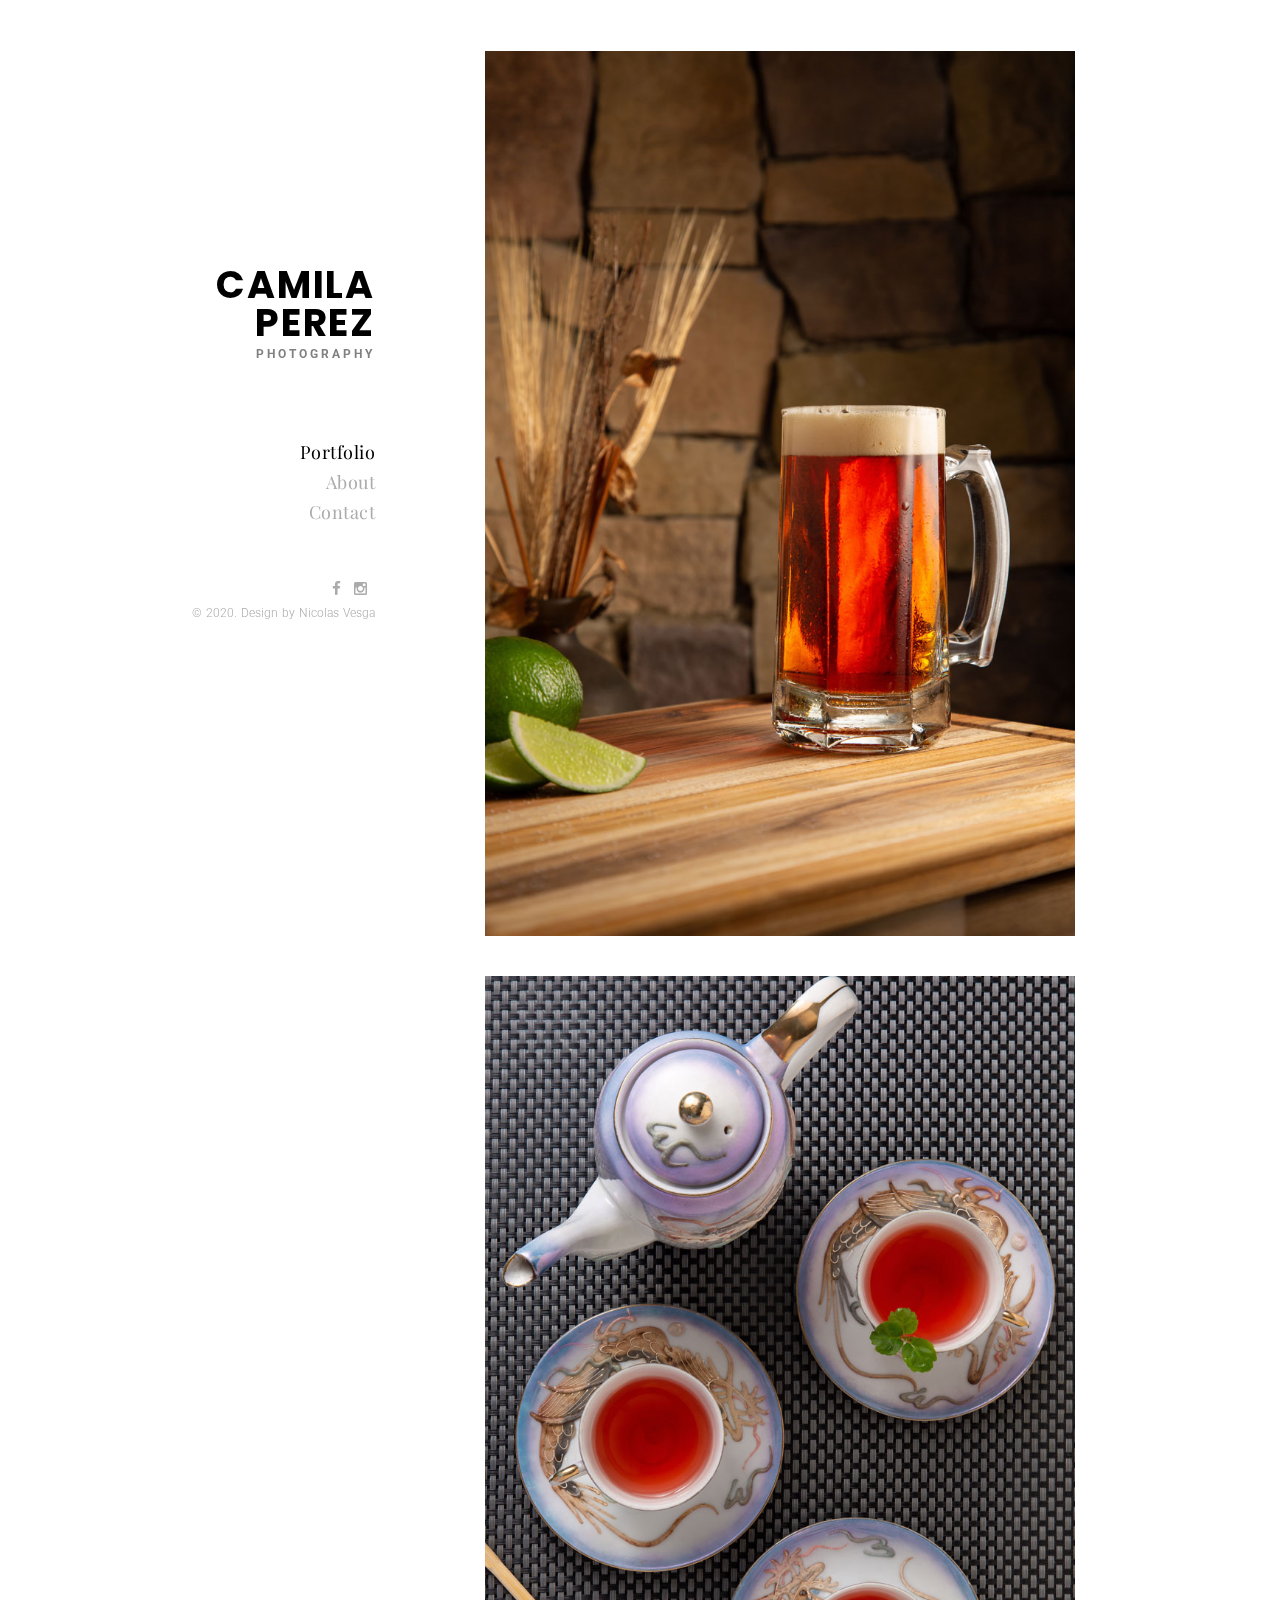
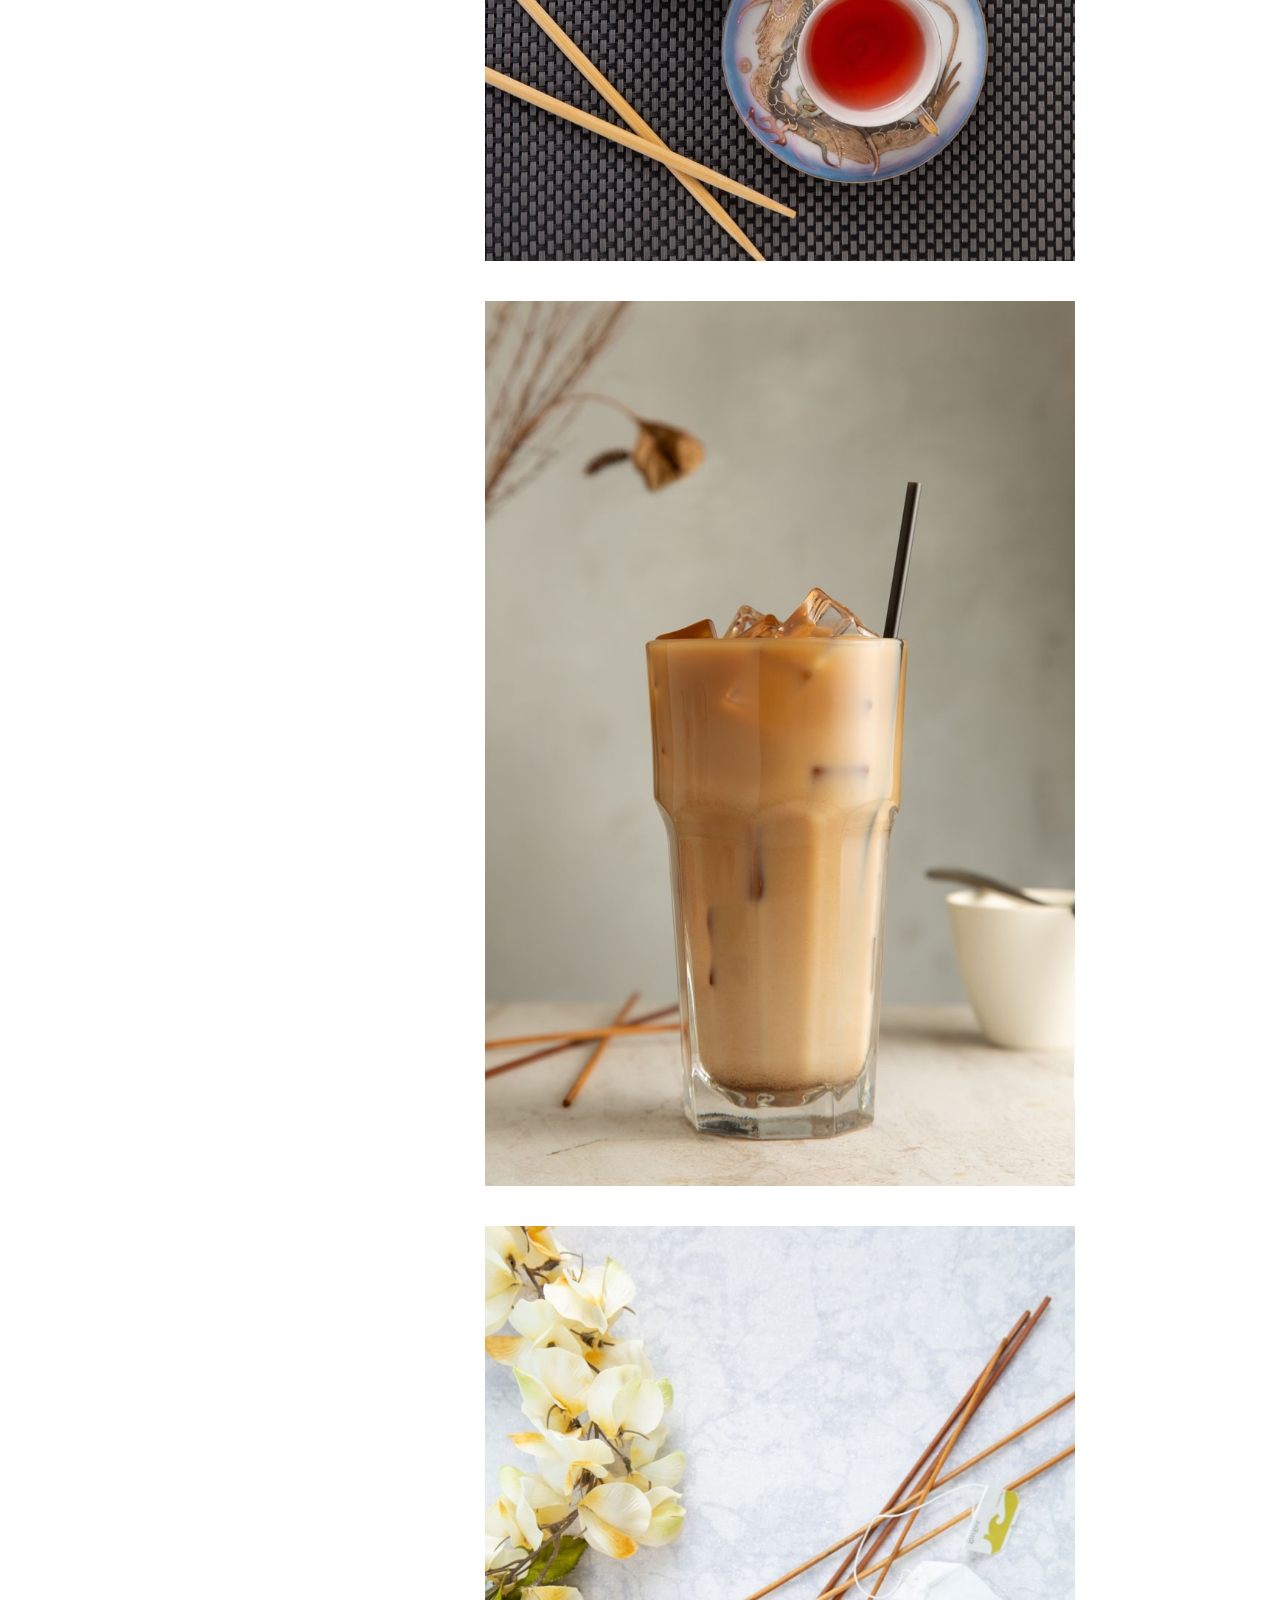
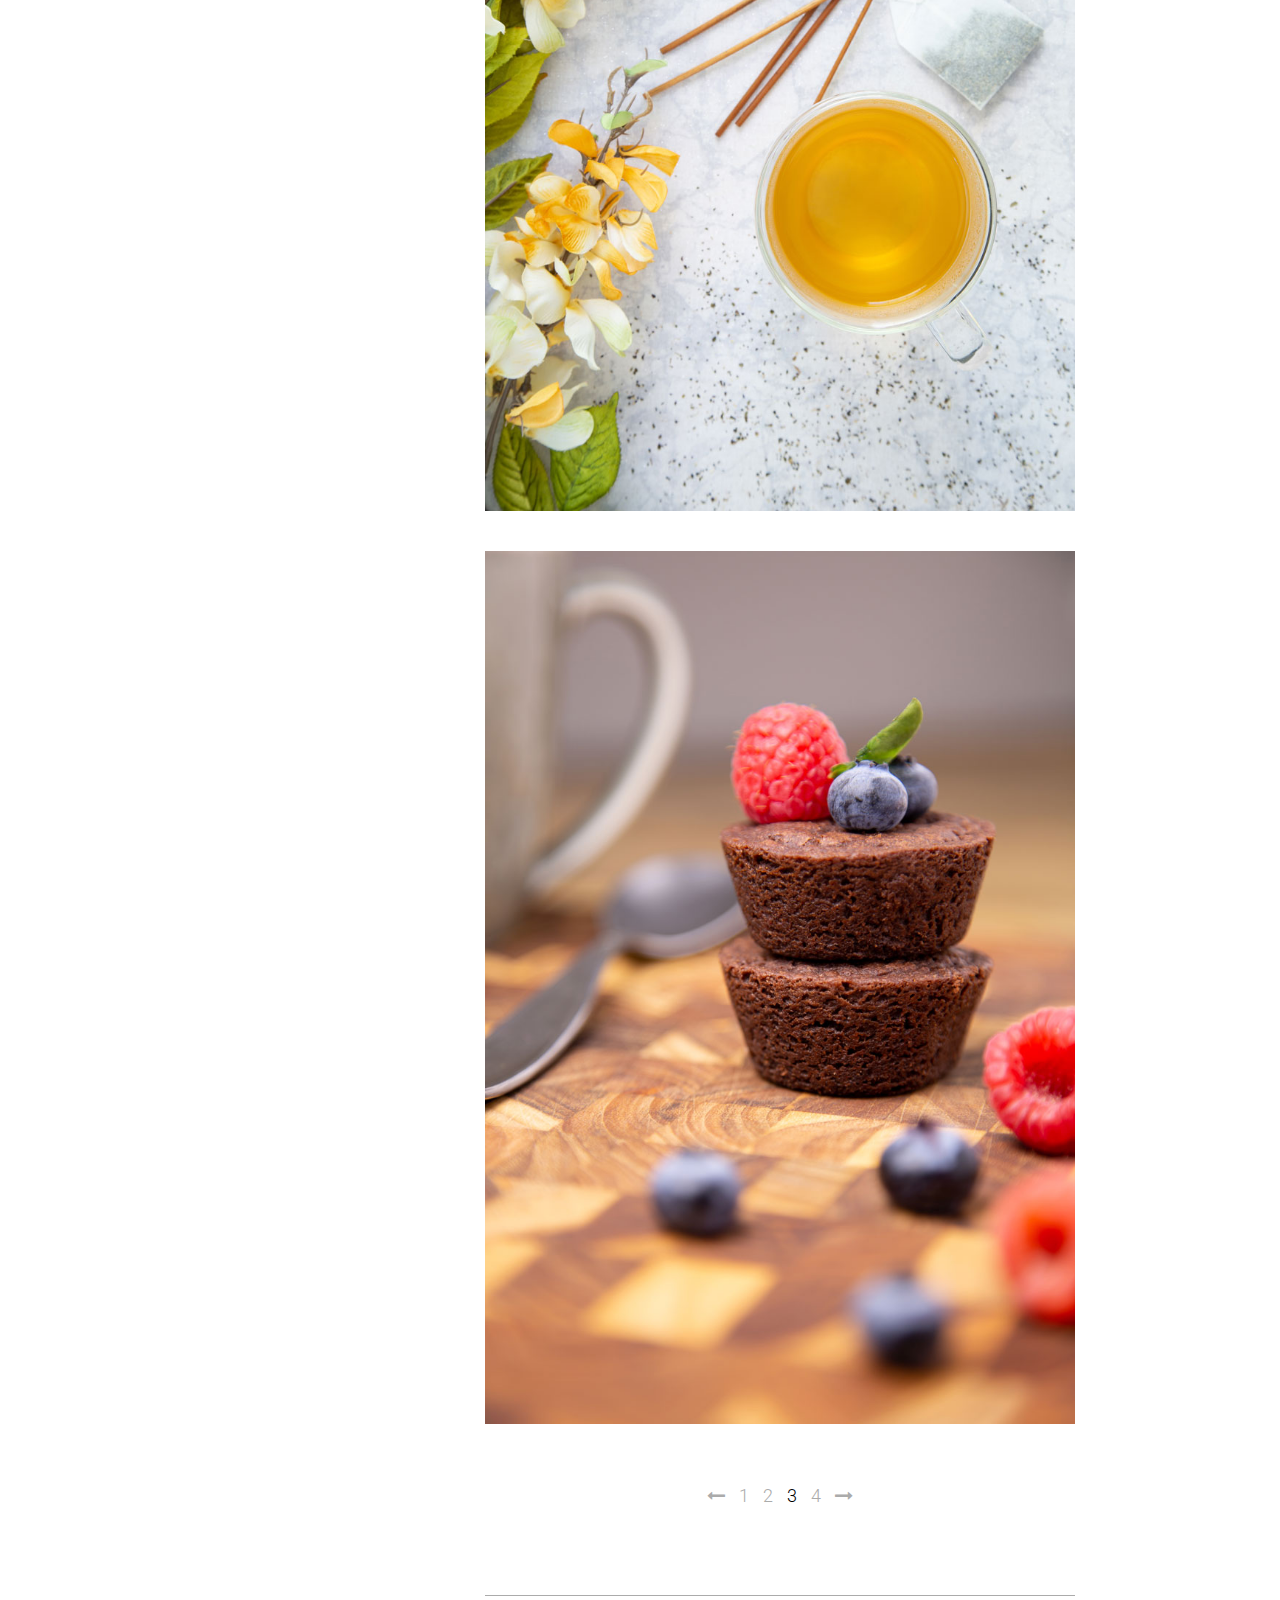
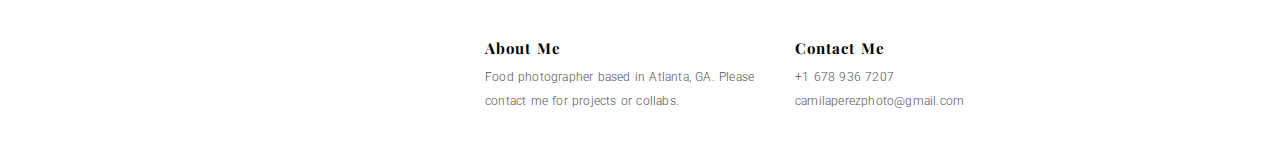
<file: portfolio-3.html>
<!DOCTYPE html>
<html lang="en">

<head>
    
    <meta charset="UTF-8">
    
    <title>Camila Perez Photography</title>
    
    <meta name="description" content="Food photographer based in Atlanta, GA. Please contact me for projects or collabs.">
    
    <meta name="viewport" content="width=device-width, initial-scale=1">
    <meta name="format-detection" content="telephone=no">
    <meta name="apple-mobile-web-app-capable" content="yes">

    <link href="https://fonts.googleapis.com/css?family=Playfair+Display:400,700|Poppins:700|Roboto:300,700" rel="stylesheet">

    <link rel="stylesheet" type="text/css" href="css/libs/font-awesome.min.css">
    <link rel="stylesheet" type="text/css" href="css/libs/bootstrap.min.css">
    <link rel="stylesheet" type="text/css" href="css/libs/justifiedGallery.min.css">
    <link rel="stylesheet" type="text/css" href="css/libs/magnific-popup.css">
    <link rel="stylesheet" type="text/css" href="css/styles.css">

    <link rel="icon" type="image/x-icon" href="images/favicon.png" />
    
    <!-- Google Analytics -->
    <script async src="https://www.googletagmanager.com/gtag/js?id=UA-176732032-1"></script>
    <script>
        window.dataLayer = window.dataLayer || [];
        function gtag(){dataLayer.push(arguments);}
        gtag('js', new Date());

        gtag('config', 'UA-176732032-1');
    </script>

</head>

<body class="home">

	<!-- Wrapper Site -->
	<div id="main-content">

		<!-- Preload -->
		<div id="preload">
			<div class="kd-bounce">
				<div></div>
				<div></div>
			</div>
		</div>
		<!-- Preload -->

		<!-- Mobile Menu -->
		<div class="mobile">
			<div class="container">
				<!-- Mobile -->
				<div class="menu-mobile">
					<span class="item item-1"></span>
					<span class="item item-2"></span>
					<span class="item item-3"></span>
				</div>
				<!-- End Mobile -->

				<!-- Logo -->
				<div class="logo">
					<a href="index.html">Camila Perez</a>
                    <p class="subtitle">photography</p>
				</div>
				<!-- End Logo -->
			</div>
		</div>
		<div class="hide-menu"></div>
		<!-- End Mobile Menu -->

		<div class="container">
			<div class="row">

				<div class="col-md-3">
					<div class="header affix">
						<div class="table">
							<div class="table-cell">
								<!-- Logo -->
								<div class="logo">
									<a href="index.html">Camila Perez</a>
                                    <p class="subtitle">photography</p>
								</div>
								<!-- End Logo -->

								<!-- Navigation -->
								<div class="main-menu">
									<nav>
										<ul class="menu-list">
											<li class="active menu-item-has-children">
												<a href="index.html">Portfolio</a>
											</li>
                                            <li>
												<a href="about.html">About</a>
											</li>
											<li>
												<a href="contact.html">Contact</a>
											</li>
										</ul>
									</nav>
								</div>
								<!-- End Navigation -->

								<!-- Socials -->
								<div class="socials">
									<a href="https://www.facebook.com/camilaperezphoto/" target="_blank" title="Facebook">
										<i class="fa fa-facebook"></i>
									</a>
                                    <a href="https://www.instagram.com/camilaperezphoto/" target="_blank" title="Instagram">
										<i class="fa fa-instagram"></i>
									</a>
								</div>
								<div class="box-search">
									<div class="table">
										<div class="table-cell">
											<div class="container">
												<form class="search-form" action="#" method="get">
													<input type="search" name="s" class="search-field" placeholder="Type &amp; hit enter" value="" title="Search">
													<div class="kd-close">
													</div>
												</form>
											</div>
										</div>
									</div>
								</div>
								<!-- End Socials -->

								<div class="copyright">
									<p>
										 &copy; 2020. Design by Nicolas Vesga
									</p>
								</div>

							</div>
						</div>
					</div>
				</div>

				<div class="col-md-9 col-md-offset-3">
					<div class="projects">
                        
                        <div class="project-item">
                            
								<img src="images/beer.jpg" alt="Beer">
							
                            <h2 class="title">
								<a>Beer</a>
							</h2>
						</div>
                        
                        <div class="project-item">
                            
								<img src="images/red_tea.jpg" alt="Red tea">
							
                            <h2 class="title">
								<a>Red tea</a>
							</h2>
						</div>
                        
                        <div class="project-item">
                            
								<img src="images/icecold_coffee.jpg" alt="Ice-cold coffee">
                            
							<h2 class="title">
								<a>Icecold coffee</a>
							</h2>
						</div>
                        
                        <div class="project-item">
                            
								<img src="images/tea.jpg" alt="Tea">
                            
							<h2 class="title">
								<a>Tea</a>
							</h2>
						</div>
                        
                        <div class="project-item">
                            
								<img src="images/brownie_bite.jpg" alt="Brownie bite">
                            
							<h2 class="title">
								<a>Brownie bite</a>
							</h2>
						</div>
                        
						<!-- Pagination -->
						<div class="pagination-wrap">
							<ul>
								<li>
									<a class="prev page-numbers" href="portfolio-2.html">
										<i class="fa fa-long-arrow-left"></i>
									</a>
								</li>
								<li>
									<a class="page-numbers" href="index.html">1</a>
								</li>
								<li>
									<a class="page-numbers" href="portfolio-2.html">2</a>
								</li>
                                <li>
									<span class="page-numbers current">3</span>
								</li>
                                <li>
									<a class="page-numbers" href="portfolio-4.html">4</a>
								</li>
                                <li>
									<a class="next page-numbers" href="portfolio-4.html">
										<i class="fa fa-long-arrow-right"></i>
									</a>
								</li>
							</ul>

						</div>
						<!-- End Pagination -->
					</div>
				</div>
			</div>
		</div>
	</div>
	<!-- End Wrapper Site -->

	<!-- Footer -->
	<footer id="footer" class="footer">
		<div class="container">
			<div class="row">
				<div class="col-md-9 col-md-offset-3">
					<div class="footer-inner">
						<div class="row">
							<div class="col-sm-6">
								<h2 class="title">About Me</h2>
								<p>
									Food photographer based in Atlanta, GA. Please contact me for projects or collabs.
								</p>
							</div>
							<div class="col-sm-6">
								<h2 class="title">Contact Me</h2>
								<ul>
									<li>
										+1 678 936 7207
									</li>
									<li>
										camilaperezphoto@gmail.com
									</li>
								</ul>
							</div>
						</div>
					</div>
				</div>
			</div>
		</div>
	</footer>
	<!-- End Footer -->

	<!-- Scripts -->
	<script src="js/libs/jquery-1.12.4.min.js"></script>
	<script src="js/libs/jquery.justifiedGallery.min.js"></script>
	<script src="js/libs/jquery.magnific-popup.js"></script>
	<script src="js/scripts.js"></script>
	<!-- End Scripts -->

</body>
</html>
</file>
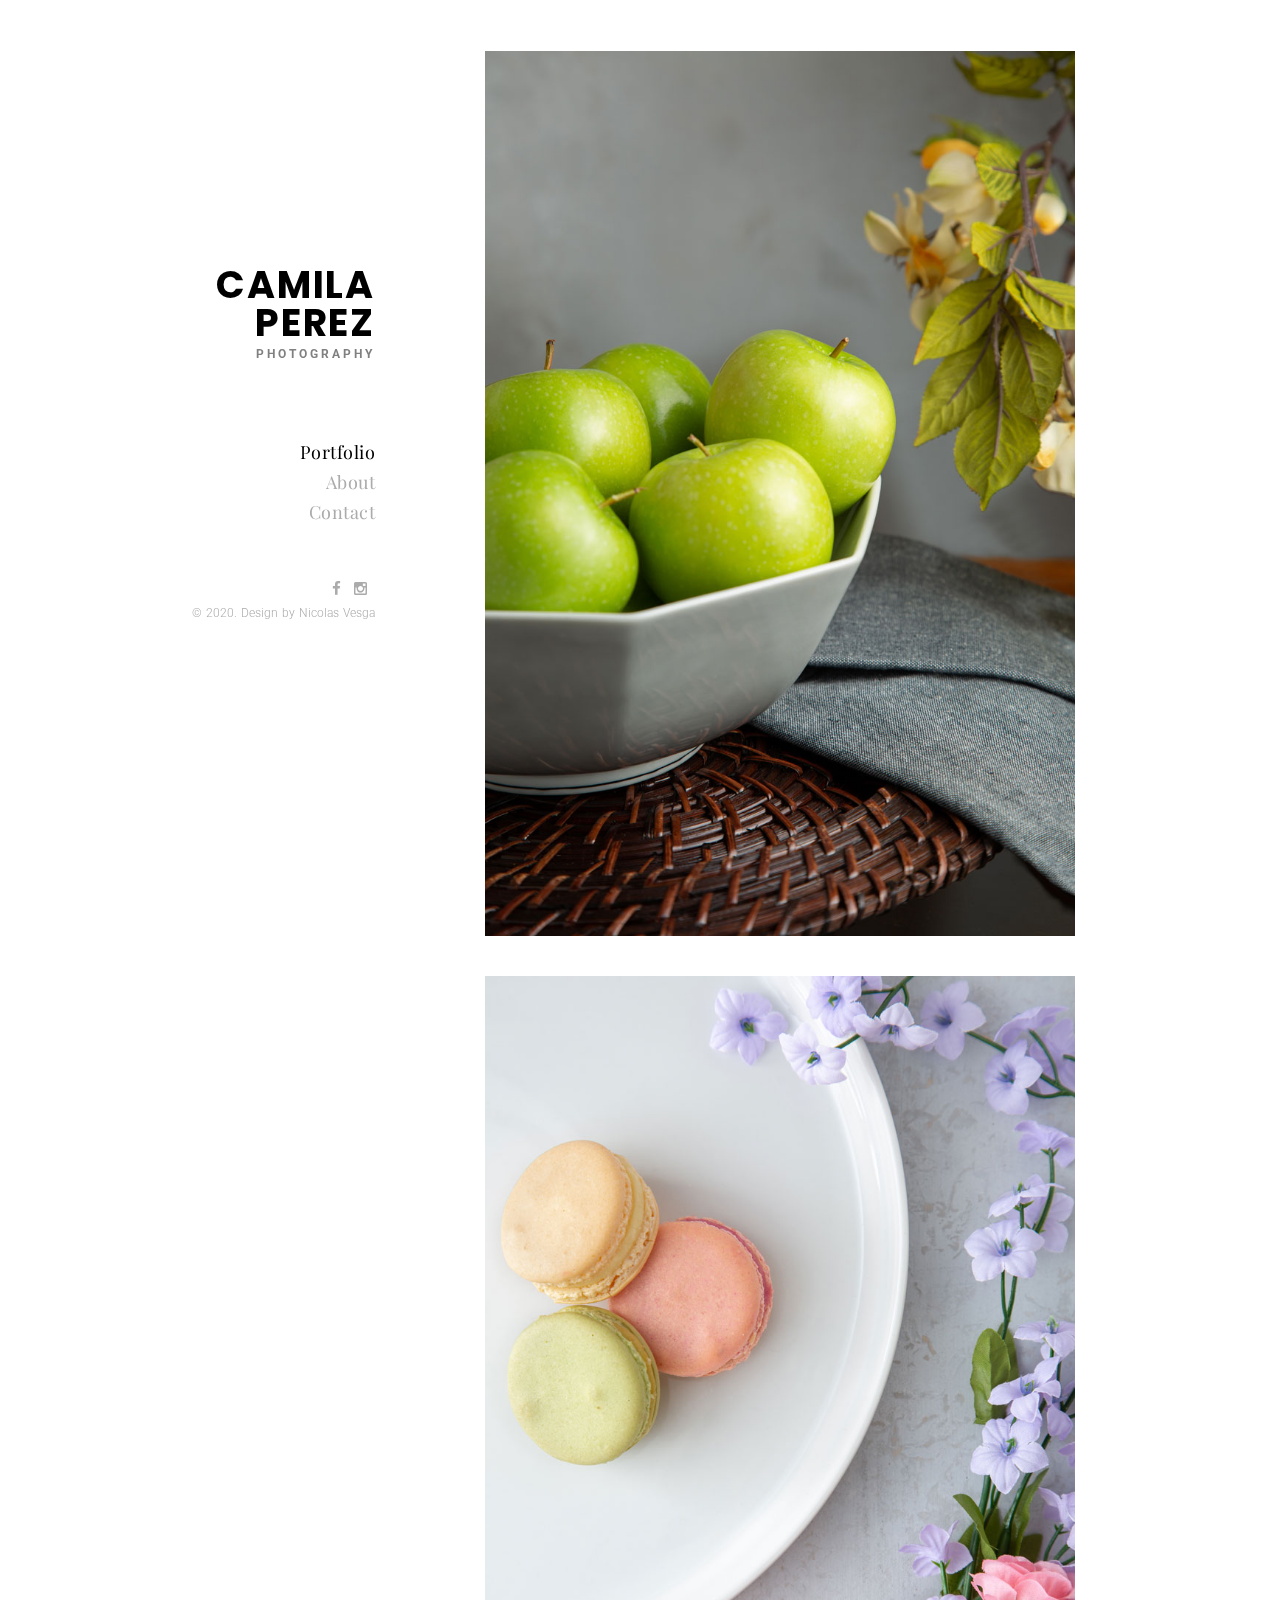
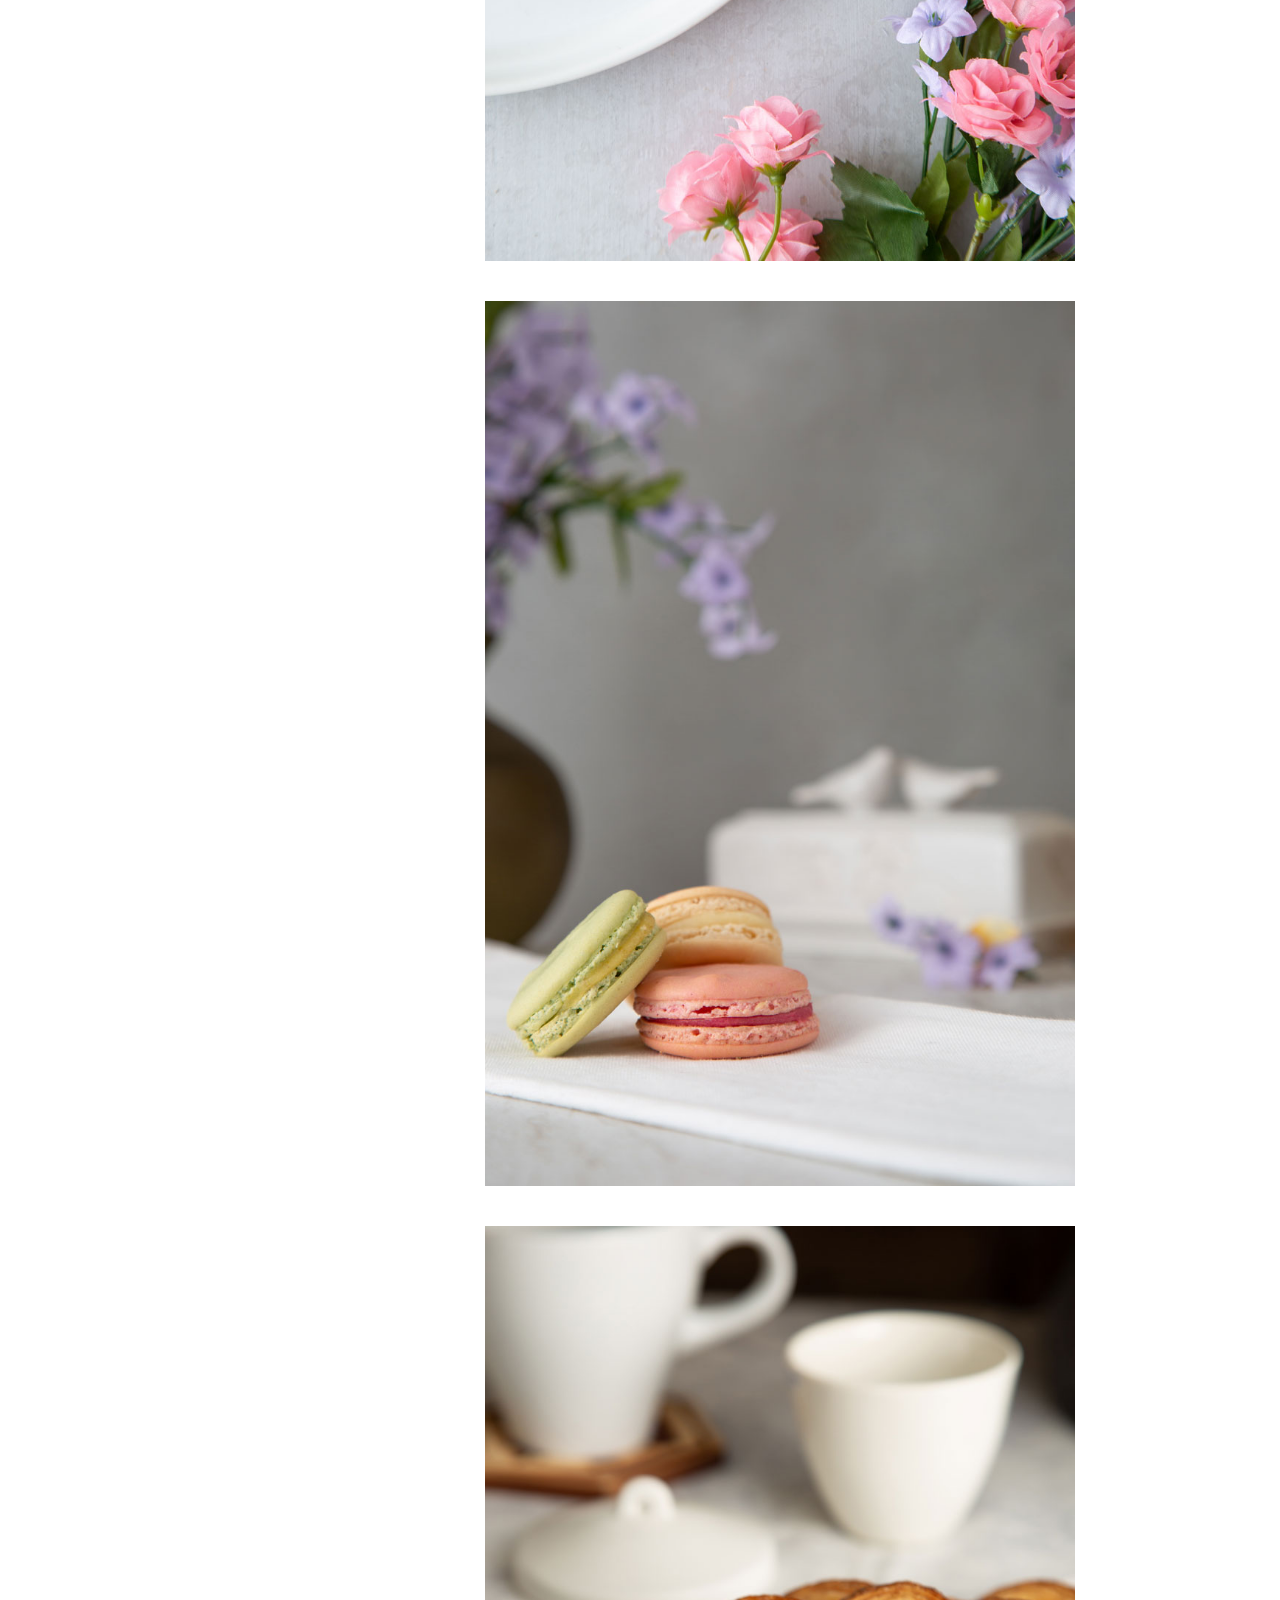
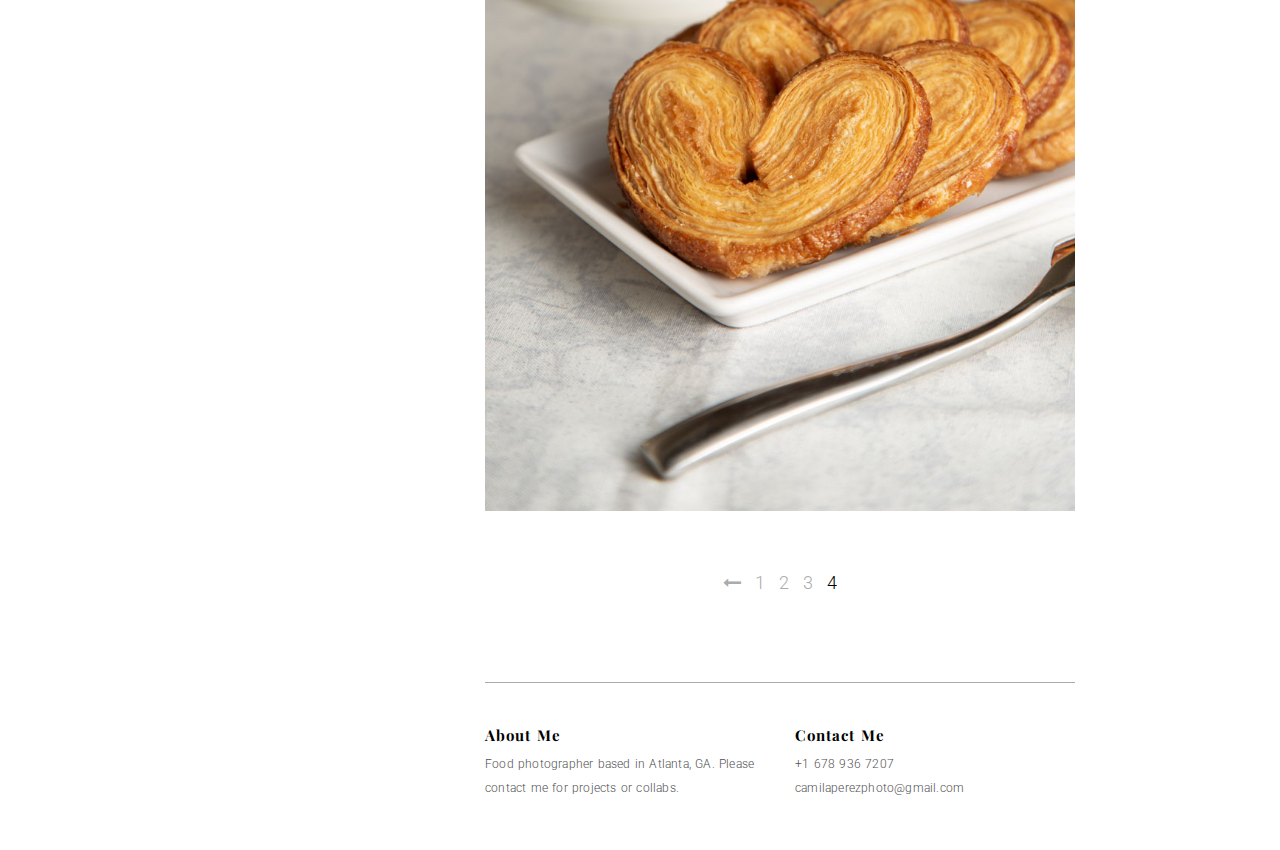
<file: portfolio-4.html>
<!DOCTYPE html>
<html lang="en">

<head>
    
    <meta charset="UTF-8">
    
    <title>Camila Perez Photography</title>
    
    <meta name="description" content="Food photographer based in Atlanta, GA. Please contact me for projects or collabs.">
    
    <meta name="viewport" content="width=device-width, initial-scale=1">
    <meta name="format-detection" content="telephone=no">
    <meta name="apple-mobile-web-app-capable" content="yes">

    <link href="https://fonts.googleapis.com/css?family=Playfair+Display:400,700|Poppins:700|Roboto:300,700" rel="stylesheet">

    <link rel="stylesheet" type="text/css" href="css/libs/font-awesome.min.css">
    <link rel="stylesheet" type="text/css" href="css/libs/bootstrap.min.css">
    <link rel="stylesheet" type="text/css" href="css/libs/justifiedGallery.min.css">
    <link rel="stylesheet" type="text/css" href="css/libs/magnific-popup.css">
    <link rel="stylesheet" type="text/css" href="css/styles.css">

    <link rel="icon" type="image/x-icon" href="images/favicon.png" />
    
    <!-- Google Analytics -->
    <script async src="https://www.googletagmanager.com/gtag/js?id=UA-176732032-1"></script>
    <script>
        window.dataLayer = window.dataLayer || [];
        function gtag(){dataLayer.push(arguments);}
        gtag('js', new Date());

        gtag('config', 'UA-176732032-1');
    </script>

</head>

<body class="home">

	<!-- Wrapper Site -->
	<div id="main-content">

		<!-- Preload -->
		<div id="preload">
			<div class="kd-bounce">
				<div></div>
				<div></div>
			</div>
		</div>
		<!-- Preload -->

		<!-- Mobile Menu -->
		<div class="mobile">
			<div class="container">
				<!-- Mobile -->
				<div class="menu-mobile">
					<span class="item item-1"></span>
					<span class="item item-2"></span>
					<span class="item item-3"></span>
				</div>
				<!-- End Mobile -->

				<!-- Logo -->
				<div class="logo">
					<a href="index.html">Camila Perez</a>
                    <p class="subtitle">photography</p>
				</div>
				<!-- End Logo -->
			</div>
		</div>
		<div class="hide-menu"></div>
		<!-- End Mobile Menu -->

		<div class="container">
			<div class="row">

				<div class="col-md-3">
					<div class="header affix">
						<div class="table">
							<div class="table-cell">
								<!-- Logo -->
								<div class="logo">
									<a href="index.html">Camila Perez</a>
                                    <p class="subtitle">photography</p>
								</div>
								<!-- End Logo -->

								<!-- Navigation -->
								<div class="main-menu">
									<nav>
										<ul class="menu-list">
											<li class="active menu-item-has-children">
												<a href="index.html">Portfolio</a>
											</li>
                                            <li>
												<a href="about.html">About</a>
											</li>
											<li>
												<a href="contact.html">Contact</a>
											</li>
										</ul>
									</nav>
								</div>
								<!-- End Navigation -->

								<!-- Socials -->
								<div class="socials">
									<a href="https://www.facebook.com/camilaperezphoto/" target="_blank" title="Facebook">
										<i class="fa fa-facebook"></i>
									</a>
                                    <a href="https://www.instagram.com/camilaperezphoto/" target="_blank" title="Instagram">
										<i class="fa fa-instagram"></i>
									</a>
								</div>
								<div class="box-search">
									<div class="table">
										<div class="table-cell">
											<div class="container">
												<form class="search-form" action="#" method="get">
													<input type="search" name="s" class="search-field" placeholder="Type &amp; hit enter" value="" title="Search">
													<div class="kd-close">
													</div>
												</form>
											</div>
										</div>
									</div>
								</div>
								<!-- End Socials -->

								<div class="copyright">
									<p>
										 &copy; 2020. Design by Nicolas Vesga
									</p>
								</div>

							</div>
						</div>
					</div>
				</div>

				<div class="col-md-9 col-md-offset-3">
					<div class="projects">
                        
                        <div class="project-item">
                            
								<img src="images/green_apples.jpg" alt="Green apples">
							
                            <h2 class="title">
								<a>Green apples</a>
							</h2>
						</div>
                        
                        <div class="project-item">
                            
								<img src="images/macarons_overhead.jpg" alt="Macarons overhead">
							
                            <h2 class="title">
								<a>Macarons overhead</a>
							</h2>
						</div>
                        
                        <div class="project-item">
                            
								<img src="images/macarons.jpg" alt="Macarons">
							
                            <h2 class="title">
								<a>Macarons</a>
							</h2>
						</div>
                        
                        <div class="project-item">
                            
								<img src="images/palmiers.jpg" alt="Palmiers">
                            
							<h2 class="title">
								<a>Palmiers</a>
							</h2>
						</div>

						<!-- Pagination -->
						<div class="pagination-wrap">
							<ul>
								<li>
									<a class="prev page-numbers" href="portfolio-3.html">
										<i class="fa fa-long-arrow-left"></i>
									</a>
								</li>
								<li>
									<a class="page-numbers" href="index.html">1</a>
								</li>
								<li>
									<a class="page-numbers" href="portfolio-2.html">2</a>
								</li>
                                <li>
									<a class="page-numbers" href="portfolio-3.html">3</a>
								</li>
                                <li>
									<span class="page-numbers current">4</span>
								</li>
							</ul>

						</div>
						<!-- End Pagination -->
					</div>
				</div>
			</div>
		</div>
	</div>
	<!-- End Wrapper Site -->

	<!-- Footer -->
	<footer id="footer" class="footer">
		<div class="container">
			<div class="row">
				<div class="col-md-9 col-md-offset-3">
					<div class="footer-inner">
						<div class="row">
							<div class="col-sm-6">
								<h2 class="title">About Me</h2>
								<p>
									Food photographer based in Atlanta, GA. Please contact me for projects or collabs.
								</p>
							</div>
							<div class="col-sm-6">
								<h2 class="title">Contact Me</h2>
								<ul>
									<li>
										+1 678 936 7207
									</li>
									<li>
										camilaperezphoto@gmail.com
									</li>
								</ul>
							</div>
						</div>
					</div>
				</div>
			</div>
		</div>
	</footer>
	<!-- End Footer -->

	<!-- Scripts -->
	<script src="js/libs/jquery-1.12.4.min.js"></script>
	<script src="js/libs/jquery.justifiedGallery.min.js"></script>
	<script src="js/libs/jquery.magnific-popup.js"></script>
	<script src="js/scripts.js"></script>
	<!-- End Scripts -->

</body>
</html>
</file>
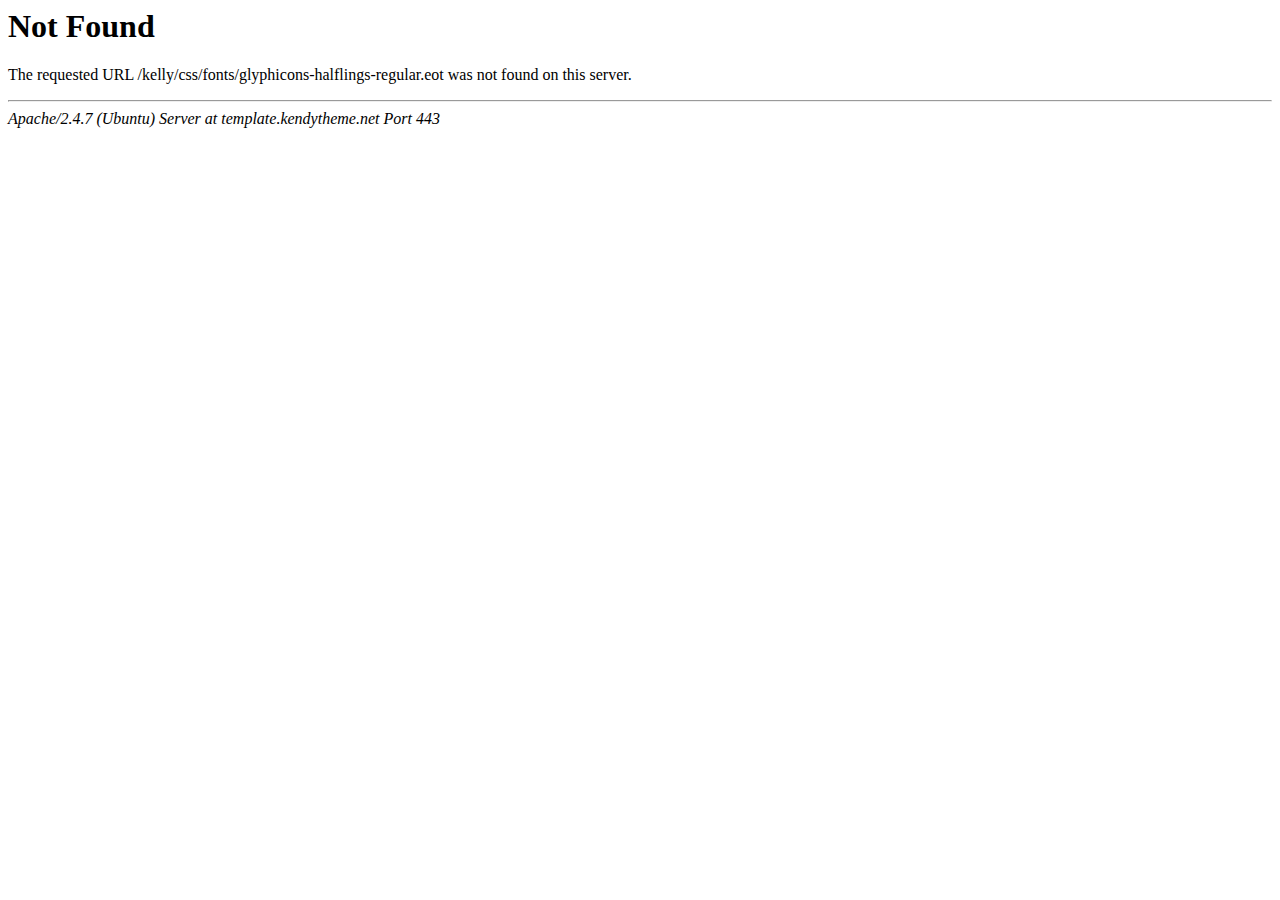
<file: css/fonts/glyphicons-halflings-regular.eot-.html>
<!DOCTYPE HTML PUBLIC "-//IETF//DTD HTML 2.0//EN">
<html><head>
<meta http-equiv="Content-Type" content="text/html; charset=iso-8859-1">

<title>404 Not Found</title>
</head><body>
<h1>Not Found</h1>
<p>The requested URL /kelly/css/fonts/glyphicons-halflings-regular.eot was not found on this server.</p>
<hr>
<address>Apache/2.4.7 (Ubuntu) Server at template.kendytheme.net Port 443</address>
</body></html>
</file>
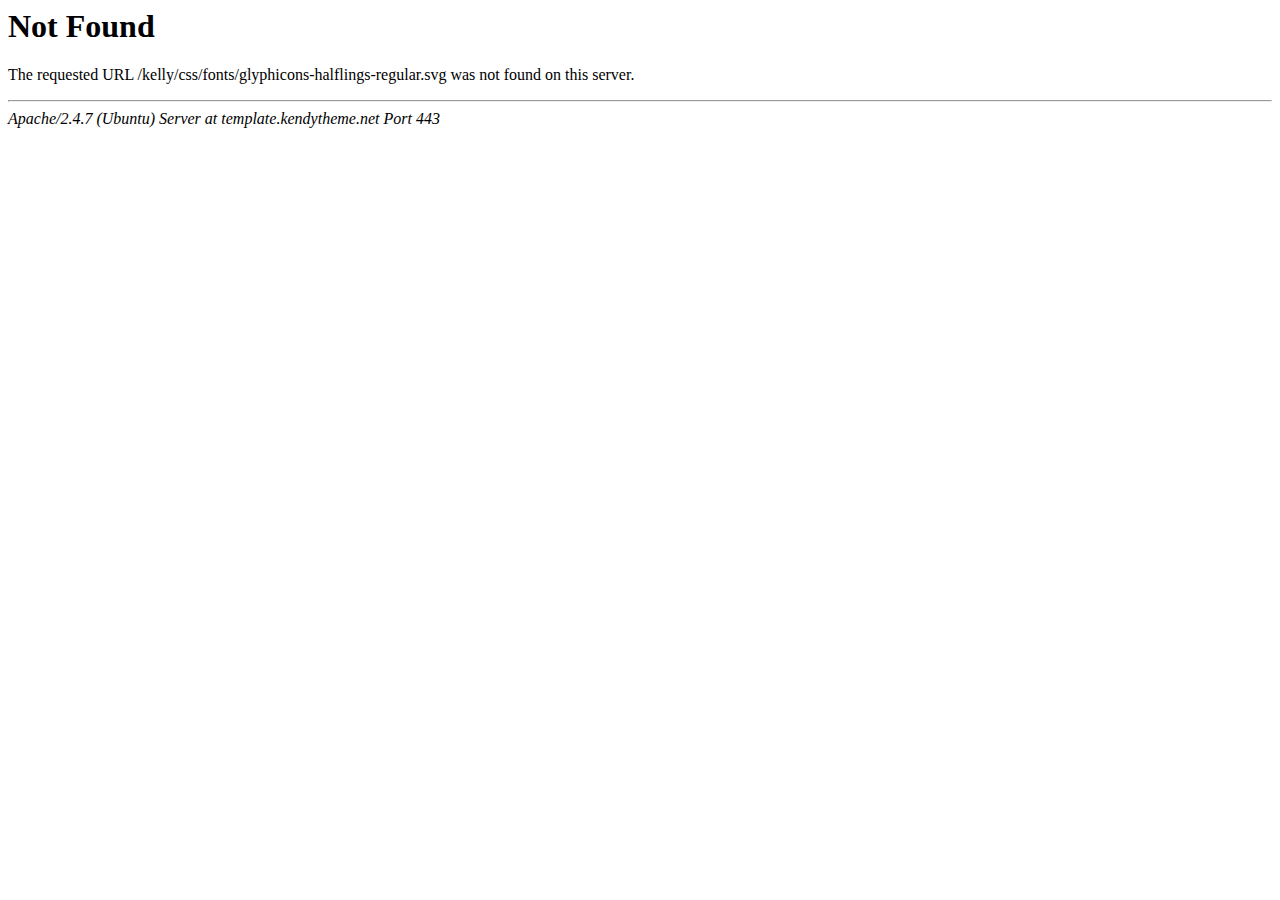
<file: css/fonts/glyphicons-halflings-regular.svg.html>
<!DOCTYPE HTML PUBLIC "-//IETF//DTD HTML 2.0//EN">
<html><head>
<meta http-equiv="Content-Type" content="text/html; charset=iso-8859-1">

<title>404 Not Found</title>
</head><body>
<h1>Not Found</h1>
<p>The requested URL /kelly/css/fonts/glyphicons-halflings-regular.svg was not found on this server.</p>
<hr>
<address>Apache/2.4.7 (Ubuntu) Server at template.kendytheme.net Port 443</address>
</body></html>
</file>
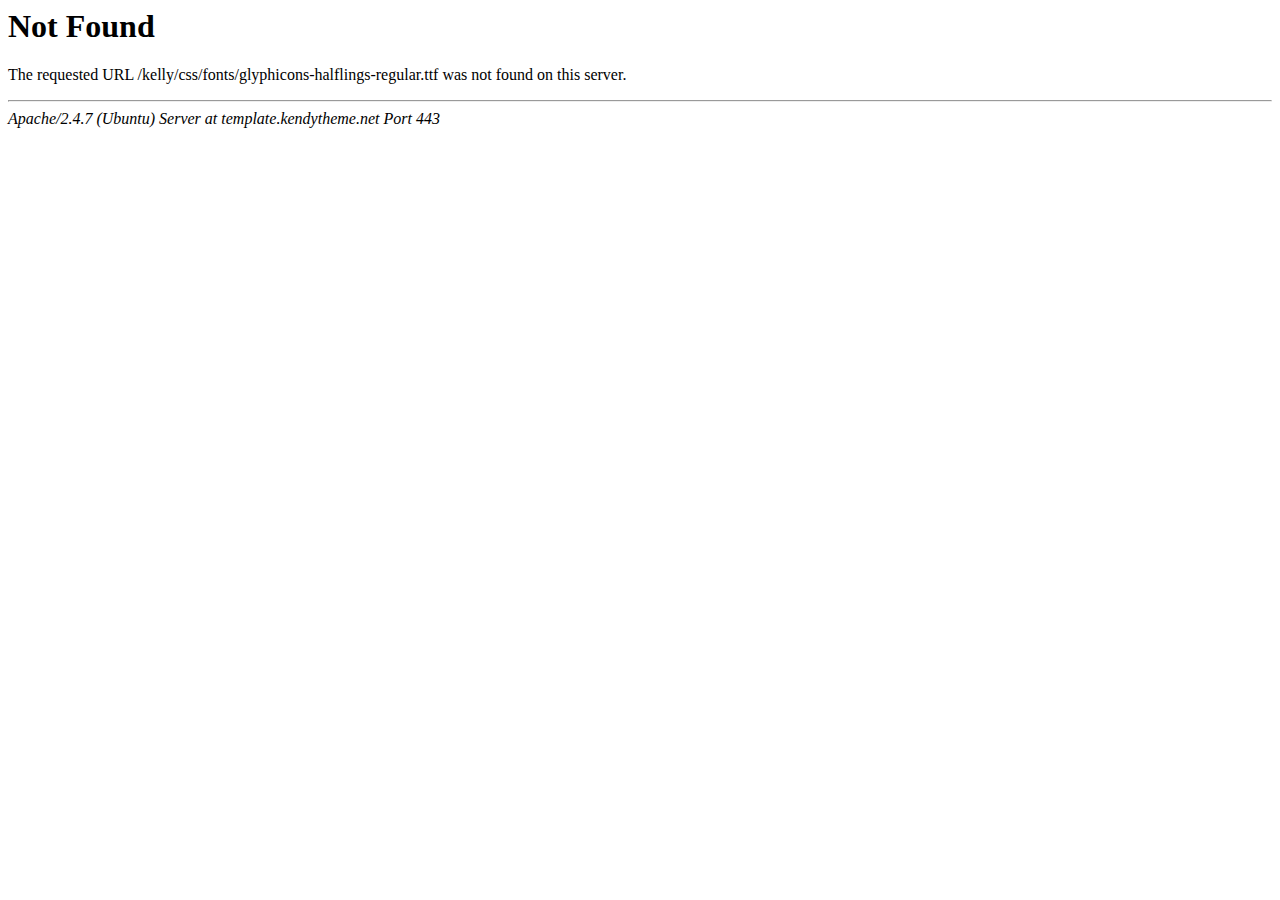
<file: css/fonts/glyphicons-halflings-regular.ttf.html>
<!DOCTYPE HTML PUBLIC "-//IETF//DTD HTML 2.0//EN">
<html><head>
<meta http-equiv="Content-Type" content="text/html; charset=iso-8859-1">

<title>404 Not Found</title>
</head><body>
<h1>Not Found</h1>
<p>The requested URL /kelly/css/fonts/glyphicons-halflings-regular.ttf was not found on this server.</p>
<hr>
<address>Apache/2.4.7 (Ubuntu) Server at template.kendytheme.net Port 443</address>
</body></html>
</file>
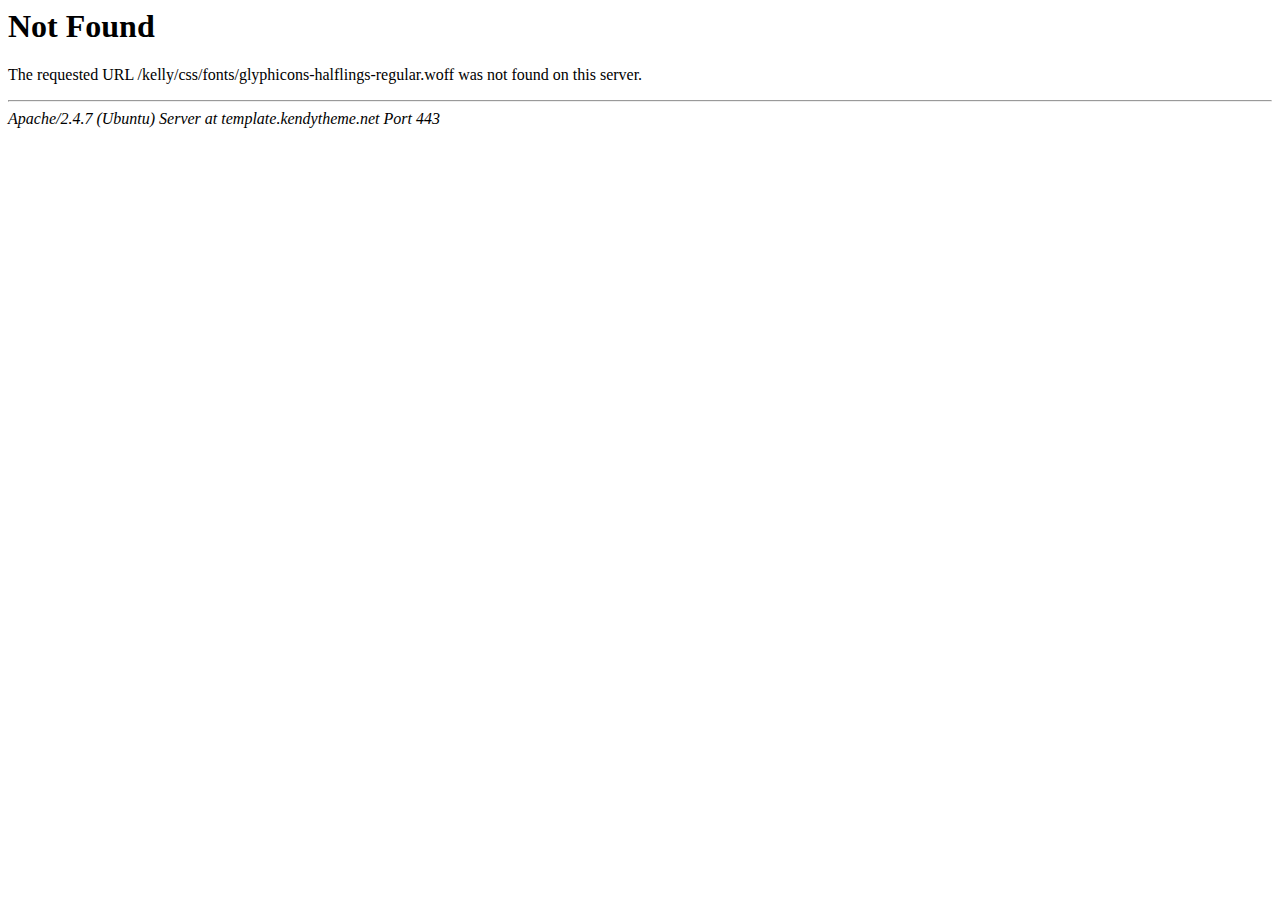
<file: css/fonts/glyphicons-halflings-regular.woff.html>
<!DOCTYPE HTML PUBLIC "-//IETF//DTD HTML 2.0//EN">
<html><head>
<meta http-equiv="Content-Type" content="text/html; charset=iso-8859-1">

<title>404 Not Found</title>
</head><body>
<h1>Not Found</h1>
<p>The requested URL /kelly/css/fonts/glyphicons-halflings-regular.woff was not found on this server.</p>
<hr>
<address>Apache/2.4.7 (Ubuntu) Server at template.kendytheme.net Port 443</address>
</body></html>
</file>
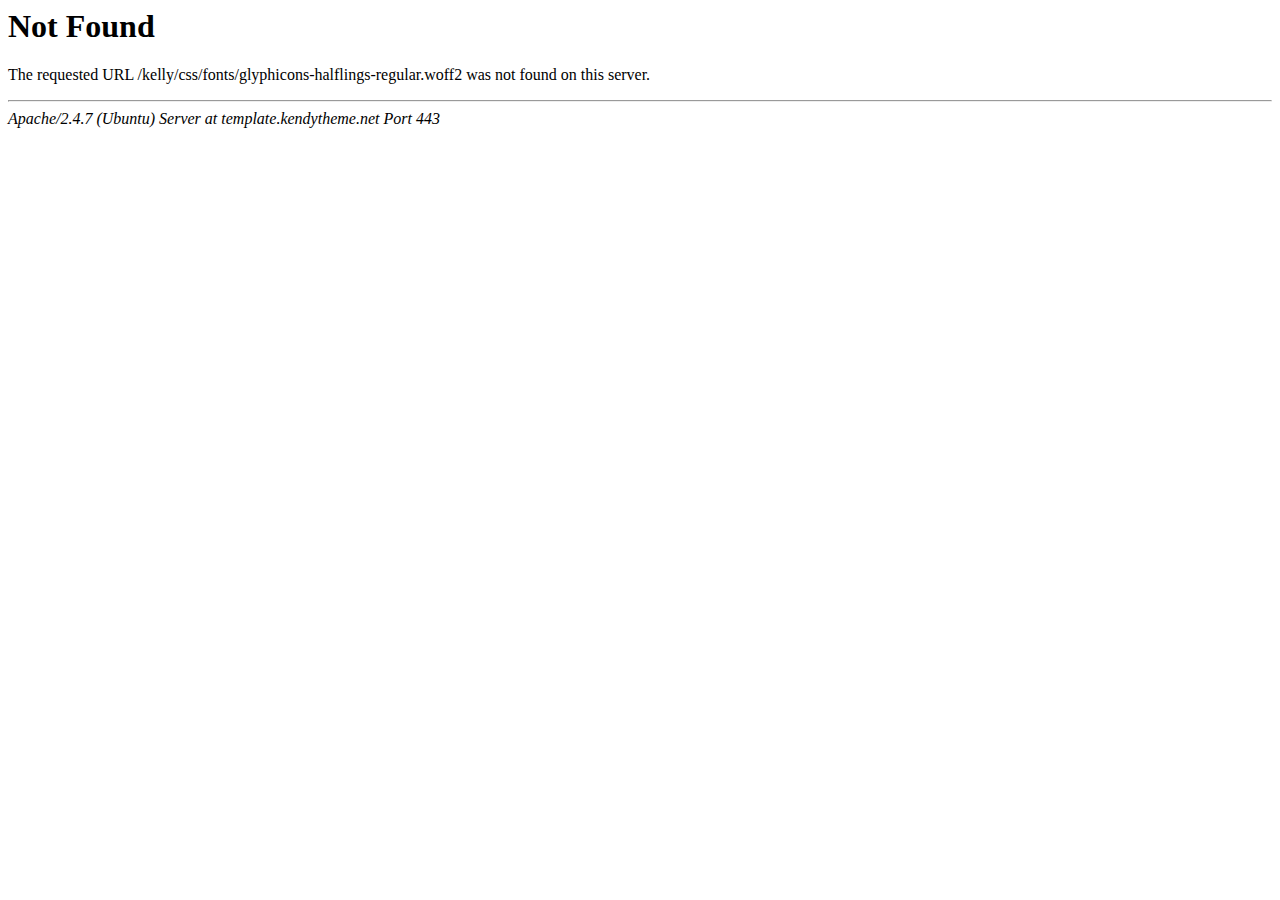
<file: css/fonts/glyphicons-halflings-regular.woff2.html>
<!DOCTYPE HTML PUBLIC "-//IETF//DTD HTML 2.0//EN">
<html><head>
<meta http-equiv="Content-Type" content="text/html; charset=iso-8859-1">

<title>404 Not Found</title>
</head><body>
<h1>Not Found</h1>
<p>The requested URL /kelly/css/fonts/glyphicons-halflings-regular.woff2 was not found on this server.</p>
<hr>
<address>Apache/2.4.7 (Ubuntu) Server at template.kendytheme.net Port 443</address>
</body></html>
</file>
<file: css/libs/justifiedGallery.min.css>
/*!
 * Justified Gallery - v3.6.3
 * http://miromannino.github.io/Justified-Gallery/
 * Copyright (c) 2016 Miro Mannino
 * Licensed under the MIT license.
 */
.justified-gallery{width:100%;position:relative;overflow:hidden}.justified-gallery>a,.justified-gallery>div{position:absolute;display:inline-block;overflow:hidden;filter:"alpha(opacity=10)";opacity:.1}.justified-gallery>a>img,.justified-gallery>div>img,.justified-gallery>a>a>img,.justified-gallery>div>a>img{position:absolute;top:50%;left:50%;margin:0;padding:0;border:0;filter:"alpha(opacity=0)";opacity:0}.justified-gallery>a>.caption,.justified-gallery>div>.caption{display:none;position:absolute;bottom:0;padding:5px;background-color:#000;left:0;right:0;margin:0;color:#fff;font-size:12px;font-weight:300;font-family:sans-serif}.justified-gallery>a>.caption.caption-visible,.justified-gallery>div>.caption.caption-visible{display:initial;filter:"alpha(opacity=70)";opacity:.7;-webkit-transition:opacity 500ms ease-in;-moz-transition:opacity 500ms ease-in;-o-transition:opacity 500ms ease-in;transition:opacity 500ms ease-in}.justified-gallery>.entry-visible{filter:"alpha(opacity=100)";opacity:1;background:0 0}.justified-gallery>.entry-visible>img,.justified-gallery>.entry-visible>a>img{filter:"alpha(opacity=100)";opacity:1;-webkit-transition:opacity 500ms ease-in;-moz-transition:opacity 500ms ease-in;-o-transition:opacity 500ms ease-in;transition:opacity 500ms ease-in}.justified-gallery>.jg-filtered{display:none}.justified-gallery>.spinner{position:absolute;bottom:0;margin-left:-24px;padding:10px 0;left:50%;filter:"alpha(opacity=100)";opacity:1;overflow:initial}.justified-gallery>.spinner>span{display:inline-block;filter:"alpha(opacity=0)";opacity:0;width:8px;height:8px;margin:0 4px;background-color:#000;border-radius:6px}
</file>
<file: css/styles.css>
/*=========================================================================

1. Reset CSS
2. Typography
3. General
4. Header
5. Projects
6. Posts
7. Footer
8. Preload
9. Responsive

=========================================================================*/
/* =========== 1. Reset CSS  =========== */
img,
legend {
  border: 0;
}
legend,
td,
th {
  padding: 0;
}
html {
  font-family: sans-serif;
  -ms-text-size-adjust: 100%;
  -webkit-text-size-adjust: 100%;
}
article,
aside,
details,
figcaption,
figure,
footer,
header,
hgroup,
main,
menu,
nav,
section,
summary {
  display: block;
}
audio,
canvas,
progress,
video {
  display: inline-block;
  vertical-align: baseline;
}
audio:not([controls]) {
  display: none;
  height: 0;
}
[hidden],
template {
  display: none;
}
a {
  color: #ababab;
  background-color: transparent;
}
a:hover,
a:active {
  outline: 0;
}
abbr[title] {
  border-bottom: 1px dotted;
}
b,
optgroup,
strong {
  font-weight: 700;
}
dfn {
  font-style: italic;
}
h1 {
  font-size: 2em;
  margin: .67em 0;
}
mark {
  background: #ffffff;
  color: #333333;
}
small {
  font-size: 80%;
}
sub,
sup {
  font-size: 75%;
  line-height: 0;
  position: relative;
  vertical-align: baseline;
}
sup {
  top: -0.5em;
}
sub {
  bottom: -0.25em;
}
svg:not(:root) {
  overflow: hidden;
}
figure {
  margin: 1em 40px;
}
hr {
  -moz-box-sizing: content-box;
  box-sizing: content-box;
  height: 0;
}
pre,
textarea {
  overflow: auto;
}
code,
kbd,
pre,
samp {
  font-family: monospace, monospace;
  font-size: 1em;
}
button,
input,
optgroup,
select,
textarea {
  color: inherit;
  font: inherit;
  margin: 0;
}
button {
  overflow: visible;
}
button,
select {
  text-transform: none;
}
button,
html input[type=button],
input[type=reset],
input[type=submit] {
  -webkit-appearance: button;
  cursor: pointer;
}
button[disabled],
html input[disabled] {
  cursor: default;
}
button::-moz-focus-inner,
input::-moz-focus-inner {
  border: 0;
  padding: 0;
}
input {
  border-radius: 0;
  line-height: normal;
}
input[type=checkbox],
input[type=radio] {
  box-sizing: border-box;
  padding: 0;
}
input[type=number]::-webkit-inner-spin-button,
input[type=number]::-webkit-outer-spin-button {
  height: auto;
}
input[type=search] {
  -webkit-appearance: textfield;
  -moz-box-sizing: content-box;
  -webkit-box-sizing: content-box;
  box-sizing: content-box;
}
input[type=search]::-webkit-search-cancel-button,
input[type=search]::-webkit-search-decoration {
  -webkit-appearance: none;
}
fieldset {
  border: 1px solid #333333;
  margin: 0 2px;
  padding: .35em .625em .75em;
}
table {
  border-collapse: collapse;
  border-spacing: 0;
}
a,
input,
textarea,
button,
select {
  outline: none;
}
a:hover,
a:focus,
input:focus,
textarea:focus,
button:focus,
select:focus {
  outline: none !important;
  text-decoration: none;
}
* {
  -webkit-box-sizing: border-box;
  -moz-box-sizing: border-box;
  box-sizing: border-box;
}
:after,
:before {
  -webkit-box-sizing: border-box;
  -moz-box-sizing: border-box;
  box-sizing: border-box;
}
input::-webkit-input-placeholder,
textarea::-webkit-input-placeholder {
  color: #ababab;
}
input:-moz-placeholder,
textarea:-moz-placeholder {
  color: #ababab;
}
/* =========== 2. Typography  =========== */
h1,
.h1,
h2,
.h2,
h3,
.h3,
h4,
.h4,
h5,
.h5,
h6,
.h6 {
  font-family: 'Playfair Display', serif;
  color: #ababab;
  font-weight: 400;
  line-height: 1.2em;
  margin-bottom: 20px;
  margin-top: 0;
}
h1 > a,
.h1 > a,
h2 > a,
.h2 > a,
h3 > a,
.h3 > a,
h4 > a,
.h4 > a,
h5 > a,
.h5 > a,
h6 > a,
.h6 > a {
  color: inherit;
}
h1,
.h1 {
  font-size: 36px;
}
h2,
.h2 {
  font-size: 30px;
}
h3,
.h3 {
  font-size: 26px;
}
h4,
.h4 {
  font-size: 22px;
}
h5,
.h5 {
  font-size: 18px;
}
h6,
.h6 {
  font-size: 14px;
}
a {
  color: #ababab;
  text-decoration: none;
  -webkit-transition: all 0.3s ease;
  -moz-transition: all 0.3s ease;
  -ms-transition: all 0.3s ease;
  -o-transition: all 0.3s ease;
  transition: all 0.3s ease;
}
a:hover {
  color: #000000 !important;
}
.quicklinks a:hover,
.quicklinks a:active,
.quicklinks a:focus {
  color: #00b9eb !important;
}
p {
  margin-top: 0;
  margin-bottom: 10px;
}
code,
kbd,
pre,
samp {
  font-family: 'Roboto', sans-serif;
  font-weight: 300;
  -webkit-border-radius: 0;
  -moz-border-radius: 0;
  -ms-border-radius: 0;
  -o-border-radius: 0;
  border-radius: 0;
}
code {
  background-color: #eee;
  letter-spacing: 0.015em;
}
abbr {
  background-color: #A1D71A;
  color: #111;
  border-width: 2px;
}
mark,
.mark {
  color: #ffffff;
  background-color: #a4b4c4;
}
dfn {
  border-bottom: 1px dashed;
}
cite {
  font-style: normal;
}
blockquote {
  position: relative;
  border: 0;
  padding: 0 0 0 40px;
  margin: 20px 0;
  font-style: italic;
  overflow: hidden;
  font-size: 13px;
}
blockquote p:last-child {
  margin-bottom: 0;
}
blockquote:before {
  position: absolute;
  left: 0;
  top: 0;
  content: '\f10d';
  font-family: 'FontAwesome';
  display: inline-block;
  color: #ababab;
  font-size: 24px;
}
blockquote footer,
blockquote cite {
  font-size: 12px;
  color: #333333;
  font-weight: 700;
}
blockquote footer:before,
blockquote cite:before {
  content: '- ';
  color: #333333;
}
blockquote footer:after,
blockquote cite:after {
  content: ' ';
  color: #333333;
}
pre {
  line-height: 1.8em;
  padding: 15px;
  border: 1px solid #E4E4E4;
  font-style: italic;
  overflow: auto;
  white-space: pre-wrap;
  background-color: #f7f7f7;
  word-wrap: break-word;
  max-width: 100%;
}
img {
  max-width: 100%;
  height: auto;
  vertical-align: middle;
  border: 0;
}
input[type="search"],
input[type="text"],
input[type="url"],
input[type="number"],
input[type="password"],
input[type="email"],
input[type="file"],
select,
textarea {
  height: 36px;
  width: 100%;
  border: 1px solid #ababab;
  padding: 0 10px;
  -webkit-transition: all 0.3s ease;
  -moz-transition: all 0.3s ease;
  -ms-transition: all 0.3s ease;
  -o-transition: all 0.3s ease;
  transition: all 0.3s ease;
  -webkit-box-sizing: border-box;
  -moz-box-sizing: border-box;
  box-sizing: border-box;
  -webkit-appearance: none;
}
::-moz-selection {
  color: #f7f7f7;
  background-color: #222222;
}
::selection {
  color: #f7f7f7;
  background-color: #222222;
}
iframe {
  border: 0;
  max-width: 100%;
}
/* ===========  3. General  =========== */
body {
  margin: 0;
  padding: 50px 0 0;
  font-family: 'Roboto', sans-serif;
  font-weight: 300;
  font-size: 14px;
  background: #ffffff;
  color: #505050;
  overflow-x: hidden;
  line-height: 24px;
  word-spacing: 1px;
}
.container {
  max-width: 1000px;
}
.mobile {
  display: none;
  margin-bottom: 60px;
}
.mobile .menu-mobile {
  width: 60px;
  height: 60px;
  display: inline-block;
  position: fixed;
  z-index: 999;
}
.mobile .menu-mobile .item {
  display: block;
  width: 22px;
  height: 2px;
  background-color: #000000;
  position: relative;
}
.mobile .menu-mobile .item-1 {
  top: 23px;
}
.mobile .menu-mobile .item-2 {
  top: 29px;
}
.mobile .menu-mobile .item-3 {
  top: 35px;
}
.mobile .logo {
  padding-bottom: 0;
  padding-top: 10px;
  text-align: center;
}
.hide-menu {
  position: fixed;
  top: 0;
  left: 0;
  right: 0;
  bottom: 0;
  z-index: 998;
  background-color: rgba(0, 0, 0, 0.7);
  visibility: hidden;
  opacity: 0;
  -webkit-transition: visibility 0.3s ease, opacity 0.3s ease;
  -moz-transition: visibility 0.3s ease, opacity 0.3s ease;
  -ms-transition: visibility 0.3s ease, opacity 0.3s ease;
  -o-transition: visibility 0.3s ease, opacity 0.3s ease;
  transition: visibility 0.3s ease, opacity 0.3s ease;
}
/* ===========  4. Header  =========== */
.header {
  width: 220px;
  bottom: 0;
  top: 0;
  text-align: right;
  z-index: 9;
}
.header-text {
  margin-bottom: 50px;
}
.header-text blockquote {
  font-size: 16px;
  padding-left: 50px;
}
.header-text blockquote:before {
  font-size: 30px;
}
.menu-left .header {
  text-align: left;
}
.menu-left .main-menu .sub-menu {
  padding-left: 0;
  padding-right: 20px;
  right: 100%;
  left: auto;
  text-align: right;
}
.table {
  display: table;
  width: 100%;
  height: 100%;
}
.table-cell {
  display: table-cell;
  vertical-align: middle;
}
.main-menu {
  font-family: 'Playfair Display', serif;
  letter-spacing: 0.5px;
  font-size: 18px;
  line-height: 24px;
}
.main-menu ul,
.main-menu li {
  list-style: none;
  padding: 0;
  margin: 0;
}
.main-menu .menu-list > li > a {
  padding-top: 3px;
  padding-bottom: 3px;
  display: block;
}
.main-menu .active a {
  color: #000000;
}
.main-menu li {
  position: relative;
}
.main-menu li:hover > .sub-menu {
  opacity: 1;
  visibility: visible;
}
.main-menu .sub-menu {
  position: absolute;
  width: 200px;
  top: 0;
  left: 100%;
  font-size: 14px;
  text-align: left;
  visibility: hidden;
  padding-left: 20px;
  opacity: 0;
}
.main-menu .sub-menu li {
  padding-left: 20px;
  padding-right: 20px;
  background-color: #ababab;
}
.main-menu .sub-menu li:first-child {
  padding-top: 10px;
}
.main-menu .sub-menu li:last-child {
  padding-bottom: 10px;
}
.main-menu .sub-menu a {
  color: #000000 !important;
}
.logo {
  font-family: 'Poppins', sans-serif;
  font-weight: 700;
  font-size: 38px;
  color: #000000;
  text-transform: uppercase;
  padding-bottom: 60px;
  letter-spacing: 1.8px;
  line-height: 38px;
}
.logo .subtitle {
  font-family: 'Roboto', sans-serif;
  line-height: 25px;
  color: grey;
  font-weight: 700; 
  font-size: 12px;
  letter-spacing: 3px;
}
.logo a {
  color: inherit;
}
.socials {
  padding-top: 50px;
}
.socials a {
  margin-right: 8px;
  font-size: 15px;
}
.socials .fa-search {
  color: #000000;
}
.box-search {
  position: fixed;
  top: 0;
  left: 0;
  width: 100%;
  height: 100%;
  z-index: 999;
  background-color: #ffffff;
  opacity: 0;
  visibility: hidden;
  -webkit-transition: opacity 0.3s ease, visibility 0.3s ease;
  -moz-transition: opacity 0.3s ease, visibility 0.3s ease;
  -ms-transition: opacity 0.3s ease, visibility 0.3s ease;
  -o-transition: opacity 0.3s ease, visibility 0.3s ease;
  transition: opacity 0.3s ease, visibility 0.3s ease;
}
.box-search input[type="search"] {
  height: 50px;
  font-size: 24px;
  padding-top: 0;
  border: none;
  border-bottom: 1px solid #000000;
}
.box-search.active {
  opacity: 1;
  visibility: visible;
}
.search-form {
  margin-left: auto;
  margin-right: auto;
  max-width: 600px;
  position: relative;
  padding-bottom: 200px;
  padding-top: 100px;
}
.kd-close {
  position: absolute;
  width: 50px;
  height: 50px;
  display: inline-block;
  top: 0;
  right: 0;
  cursor: pointer;
  font-size: 24px;
  color: #000000;
  background-color: #ffffff;
  line-height: 48px;
  text-align: center;
  -webkit-border-radius: 50%;
  -moz-border-radius: 50%;
  border-radius: 50%;
}
.kd-close:before {
  content: '';
  width: 30px;
  height: 2px;
  background-color: #000000;
  display: block;
  -webkit-transform: rotate(44deg) translate(26px, 10px);
  -moz-transform: rotate(44deg) translate(26px, 10px);
  transform: rotate(44deg) translate(26px, 10px);
}
.kd-close:after {
  content: '';
  width: 30px;
  height: 2px;
  background-color: #000000;
  display: block;
  -webkit-transform: rotate(-46deg) translate(-10px, 24px);
  -moz-transform: rotate(-46deg) translate(-10px, 24px);
  transform: rotate(-46deg) translate(-10px, 24px);
}
.copyright {
  font-size: 12px;
  color: #ababab;
}
/* ===========  5. Projects  =========== */
.projects {
  padding-left: 80px;
  padding-right: 50px;
}
.project-item {
  position: relative;
  margin-bottom: 40px;
}
.project-item:last-child {
  margin-bottom: 0;
}
.project-item .title {
  position: absolute;
  top: 20px;
  left: 20px;
  opacity: 0;
  visibility: hidden;
}
.project-item .title a {
  font-family: 'Roboto', sans-serif;
  background-color: #000000;
  color: #ffffff;
  font-size: 12px;
  display: inline-block;
  line-height: 24px;
  padding-left: 10px;
  padding-right: 10px;
  opacity: 1;
  letter-spacing: 0.5px;
}
.project-item .title a:hover {
  color: #ffffff !important;
  opacity: 0.7;
}
.project-item:hover .title {
  opacity: 1;
  visibility: visible;
  -webkit-transition: opacity 0.3s ease-in-out, visibility 0.3s ease-in-out;
  -moz-transition: opacity 0.3s ease-in-out, visibility 0.3s ease-in-out;
  -ms-transition: opacity 0.3s ease-in-out, visibility 0.3s ease-in-out;
  -o-transition: opacity 0.3s ease-in-out, visibility 0.3s ease-in-out;
  transition: opacity 0.3s ease-in-out, visibility 0.3s ease-in-out;
}
.pagination-wrap {
  margin-top: 60px;
  font-family: 'Roboto', sans-serif;
}
.pagination-wrap ul {
  list-style: none;
  margin: 0;
  padding: 0;
  text-align: center;
}
.pagination-wrap ul:after {
  content: '';
  display: block;
  clear: both;
}
.pagination-wrap ul span {
  display: block;
}
.pagination-wrap ul li {
  display: inline-block;
  overflow: hidden;
  font-size: 18px;
  padding-left: 5px;
  padding-right: 5px;
}
.pagination-wrap ul li .current {
  color: #000000;
}
.navigation-wrap {
  margin-top: 50px;
  text-align: center;
}
.navigation-wrap:after {
  content: '';
  clear: both;
  display: block;
}
.navigation-wrap a {
  display: inline-block;
  width: 50px;
  height: 40px;
  line-height: 40px;
  margin-right: 10px;
  background-color: #cccccc;
  opacity: 1;
  -webkit-transition: opacity 0.3s ease;
  -moz-transition: opacity 0.3s ease;
  -ms-transition: opacity 0.3s ease;
  -o-transition: opacity 0.3s ease;
  transition: opacity 0.3s ease;
}
.navigation-wrap a:last-child {
  margin-right: 0;
}
.navigation-wrap a:hover {
  opacity: 0.8;
}
.project .detail-content {
  padding: 50px;
  background-color: #eeeeee;
}
.project .title {
  color: #000000;
  margin-bottom: 30px;
}
.project a {
  color: #000000 !important;
  font-weight: 700;
}
.project .project-attributes {
  margin-top: 20px;
  font-size: 12px;
}
.project .project-attributes .socials {
  padding-top: 0;
}
.project table {
  width: 100%;
}
.project .name {
  font-weight: 700;
  width: 30%;
  text-align: left;
  padding-bottom: 10px;
}
.project .value {
  font-style: italic;
  width: 70%;
  padding-bottom: 10px;
}
.project .images-project {
  margin-top: 50px;
}
.project .popup img {
  margin-bottom: 30px;
}
.project .popup:last-child img {
  margin-bottom: 0;
}
/* ===========  6. Posts  =========== */
.post {
  margin-bottom: 40px;
}
.post:last-child {
  margin-bottom: 0;
}
.post .post-content {
  background-color: #f2f2f2;
  padding: 50px 50px 40px;
}
.title {
  margin-top: 0;
  margin-bottom: 5px;
  line-height: 24px;
  color: #000000;
  font-size: 24px;
  letter-spacing: 1px;
}
.post-details {
  font-style: italic;
  font-size: 12px;
}
.post-details a {
  display: inline-block;
}
.post-details a:after {
  content: '//';
  margin-left: 5px;
  margin-right: 5px;
}
.post-details a:last-child:after {
  content: normal;
}
.the-content {
  margin-top: 20px;
}
.the-content p:last-child {
  margin-bottom: 0;
}
.the-content ul,
.the-content ol {
  font-size: 13px;
  font-style: italic;
  padding-left: 20px;
}
.the-content ul li,
.the-content ol li {
  margin-bottom: 5px;
}
.the-content ul > li:last-child,
.the-content ol > li:last-child {
  margin-bottom: 0;
}
.post-footer {
  margin-top: 30px;
}
.cat strong {
  margin-right: 5px;
}
.cat a {
  color: #000000;
}
.cat a:after {
  content: ',';
  margin-right: 5px;
}
.cat a:last-child:after {
  content: normal;
}
.post-tags a {
  opacity: 1;
  display: inline-block;
  color: #000000;
}
.post-tags a:before {
  margin-left: 5px;
  content: '#';
}
.post-tags a:first-child:before {
  margin-left: 0;
}
.post-tags a:hover {
  opacity: 0.8;
}
.post-share {
  text-align: center;
  padding-top: 10px;
  margin-bottom: 30px;
}
.post-share a {
  color: #000000;
  margin-left: 5px;
  margin-right: 5px;
}
.the-excerpt {
  margin-top: 20px;
}
#comments {
  margin-top: 40px;
  padding-top: 30px;
  border-top: 1px solid #ababab;
}
#comments .comment-list,
#comments .children {
  list-style: none;
}
#comments .comments-inner {
  margin-top: 30px;
}
#comments .comments-inner + #respond {
  margin-top: 50px;
}
#comments .comment-list {
  padding-left: 0;
}
#comments .children {
  padding-left: 30px;
}
#comments .comment-avatar {
  width: 60px;
  height: 60px;
  -webkit-border-radius: 50%;
  -moz-border-radius: 50%;
  border-radius: 50%;
  overflow: hidden;
  float: left;
}
#comments .comment-context {
  margin-left: 60px;
  padding-left: 20px;
}
#comments .comment-context .title {
  font-size: 16px;
  display: inline-block;
}
#comments .comment-content p:last-child {
  margin-bottom: 0;
}
#comments .comment-date {
  color: #ababab;
  font-size: 14px;
  font-style: italic;
}
#comments .comment-date:before {
  content: '-';
  margin-left: 5px;
  margin-right: 5px;
}
#comments .comment-body {
  margin-top: 30px;
}
#comments .reply {
  font-style: italic;
}
.comment-form {
  margin-top: 20px;
}
.contact-item {
  margin-bottom: 20px;
}
.contact-item:last-child {
  margin-bottom: 0;
}
.contact-item textarea {
  padding-top: 5px;
  height: 100px;
  resize: vertical;
}
.contact-item .submit {
  display: inline-block;
  min-width: 100px;
  padding-left: 20px;
  padding-right: 20px;
  background-color: #000000;
  color: #ffffff;
  border: none;
  height: 36px;
  text-transform: uppercase;
  font-size: 12px;
  letter-spacing: 1px;
}
.post_404_not_found {
  margin-top: 20px;
}
.go-to-home {
  min-width: 100px;
  padding: 5px 15px;
  display: inline-block;
  background-color: #000000;
  color: #ffffff;
  margin-top: 10px;
}
.go-to-home a {
  color: inherit;
  opacity: 1;
}
.go-to-home a:hover {
  color: inherit !important;
  opacity: 0.8;
}
/* ===========  7. Footer  =========== */
.footer-inner {
  margin-top: 80px;
  border-top: 1px solid #ababab;
  padding-top: 40px;
  padding-bottom: 40px;
  margin-left: 80px;
  margin-right: 50px;
  font-size: 12px;
  letter-spacing: 0.2px;
}
.footer-inner .title {
  font-size: 15px;
  font-weight: 700;
}
.footer-inner ul {
  list-style: none;
  font-size: 12px;
  margin: 0;
  padding: 0;
}
/* ===========  8. Preload  =========== */
#preload {
  top: 0;
  left: 0;
  bottom: 0;
  right: 0;
  margin: auto;
  position: fixed;
  width: 100%;
  height: 100%;
  background-color: #fff;
  z-index: 9999999;
  display: flex;
  align-items: center;
  justify-content: center;
  overflow: hidden;
}
#preload .kd-bounce {
  width: 40px;
  height: 40px;
  position: relative;
  margin: 40px auto;
}
#preload .kd-bounce:before,
#preload .kd-bounce:after {
  content: '';
  display: block;
  width: 100%;
  height: 100%;
  border-radius: 50%;
  background-color: #242424;
  opacity: 0.4;
  position: absolute;
  top: 0;
  left: 0;
  animation: kd-bounce 2.4s infinite ease-in-out;
}
#preload .kd-bounce:after {
  animation-delay: -1.2s;
}
@keyframes kd-bounce {
  0%,
  100% {
    transform: scale(0);
  }
  50% {
    transform: scale(1);
  }
}
/* ===========  9. Responsive  =========== */
@media screen and (max-width: 991px) {
  .preload {
    display: none;
  }
  .mobile {
    display: block;
  }
  .header,
  .menu-left .header {
    left: 0;
    width: 250px;
    z-index: 9999;
    background-color: #000000;
    text-align: center;
    -webkit-transform: translateX(-101%);
    -moz-transform: translateX(-101%);
    transform: translateX(-101%);
    -webkit-transition: transform 0.3s ease;
    -moz-transition: transform 0.3s ease;
    -ms-transition: transform 0.3s ease;
    -o-transition: transform 0.3s ease;
    transition: transform 0.3s ease;
  }
  .header .logo,
  .menu-left .header .logo {
    color: #ffffff;
  }
  .header.active,
  .menu-left .header.active {
    -webkit-transform: translateX(0);
    -moz-transform: translateX(0);
    transform: translateX(0);
  }
  .main-menu,
  .menu-left .main-menu {
    max-height: 45%;
    overflow-y: auto;
    overflow-x: hidden;
  }
  .main-menu a:hover,
  .menu-left .main-menu a:hover {
    color: #ffffff !important;
  }
  .main-menu .active a,
  .menu-left .main-menu .active a {
    color: #ffffff;
  }
  .main-menu .sub-menu,
  .menu-left .main-menu .sub-menu {
    display: none;
    position: relative;
    width: 100%;
    left: 0;
    visibility: visible;
    opacity: 1;
    padding-left: 0;
    text-align: center;
  }
  .main-menu .sub-menu li,
  .menu-left .main-menu .sub-menu li,
  .main-menu .sub-menu li:first-child,
  .menu-left .main-menu .sub-menu li:first-child,
  .main-menu .sub-menu li:last-child,
  .menu-left .main-menu .sub-menu li:last-child {
    padding-top: 5px;
    padding-bottom: 5px;
  }
  .projects {
    padding-left: 50px;
    padding-right: 50px;
  }
  .footer-inner {
    margin-left: 50px;
    margin-right: 50px;
  }
  .socials a {
    margin-right: 10px;
  }
  .socials .fa-search {
    color: #ffffff;
  }
  .hide-menu.active {
    visibility: visible;
    opacity: 1;
  }
}
@media screen and (max-width: 768px) {
  body {
    padding-top: 30px;
  }
  .project-item {
    margin-bottom: 30px;
  }
}
@media screen and (max-width: 600px) {
  .post .post-content {
    padding: 20px;
  }
  .project .detail-content {
    padding: 20px;
  }
  .project .images-project {
    margin-top: 30px;
  }
  #comments .children {
    padding-left: 0;
  }
}
@media screen and (max-width: 480px) {
  .projects {
    padding-left: 0;
    padding-right: 0;
  }
  .footer-inner {
    margin-left: 0;
    margin-right: 0;
  }
  .mobile {
    margin-bottom: 50px;
  }
  .mobile .logo {
    font-size: 38px;
    padding-left: 20px;
  }
  .project-item {
    margin-bottom: 20px;
  }
  #comments .comment-avatar {
    float: none;
  }
  #comments .comment-context {
    margin-top: 20px;
    margin-left: 0;
    padding-left: 0;
  }
  #comments .reply {
    text-align: right;
  }
  .navigation-wrap {
    margin-top: 30px;
  }
  .footer-inner {
    margin-top: 50px;
  }
}
</file>
